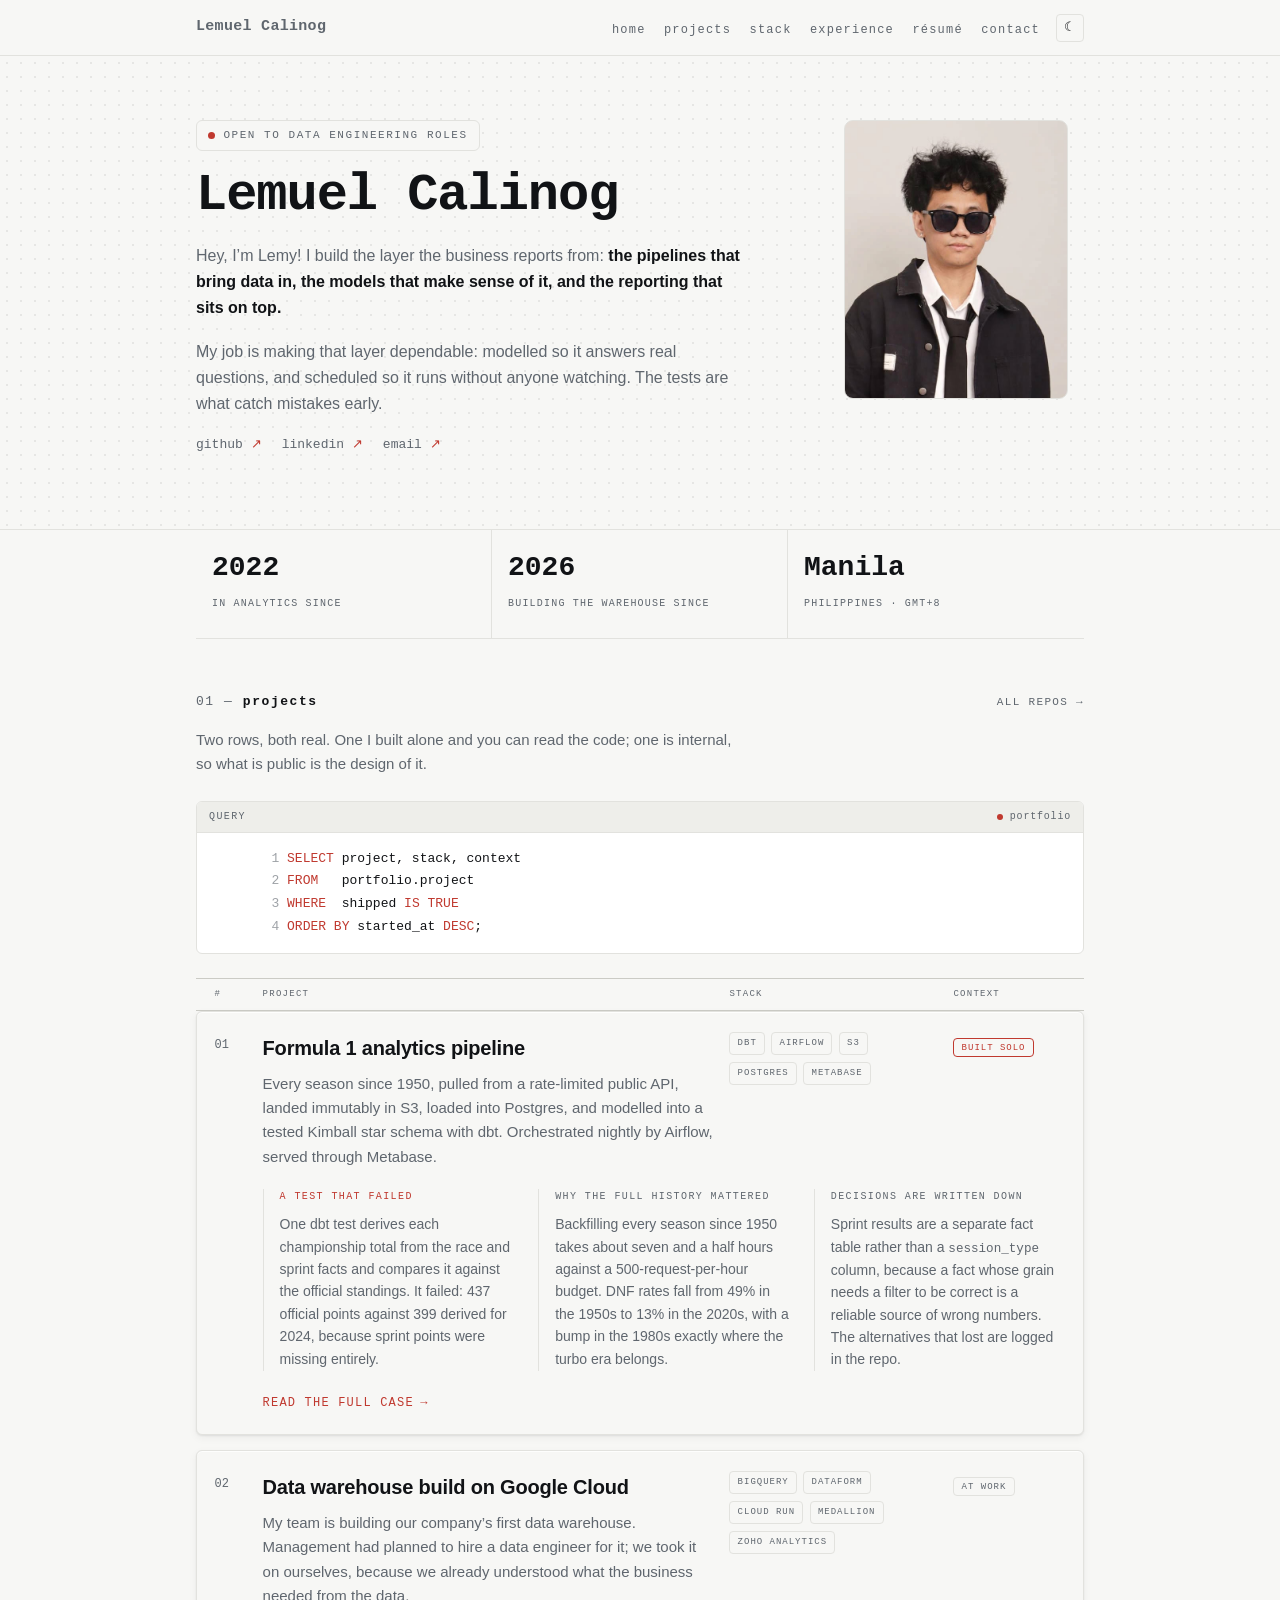
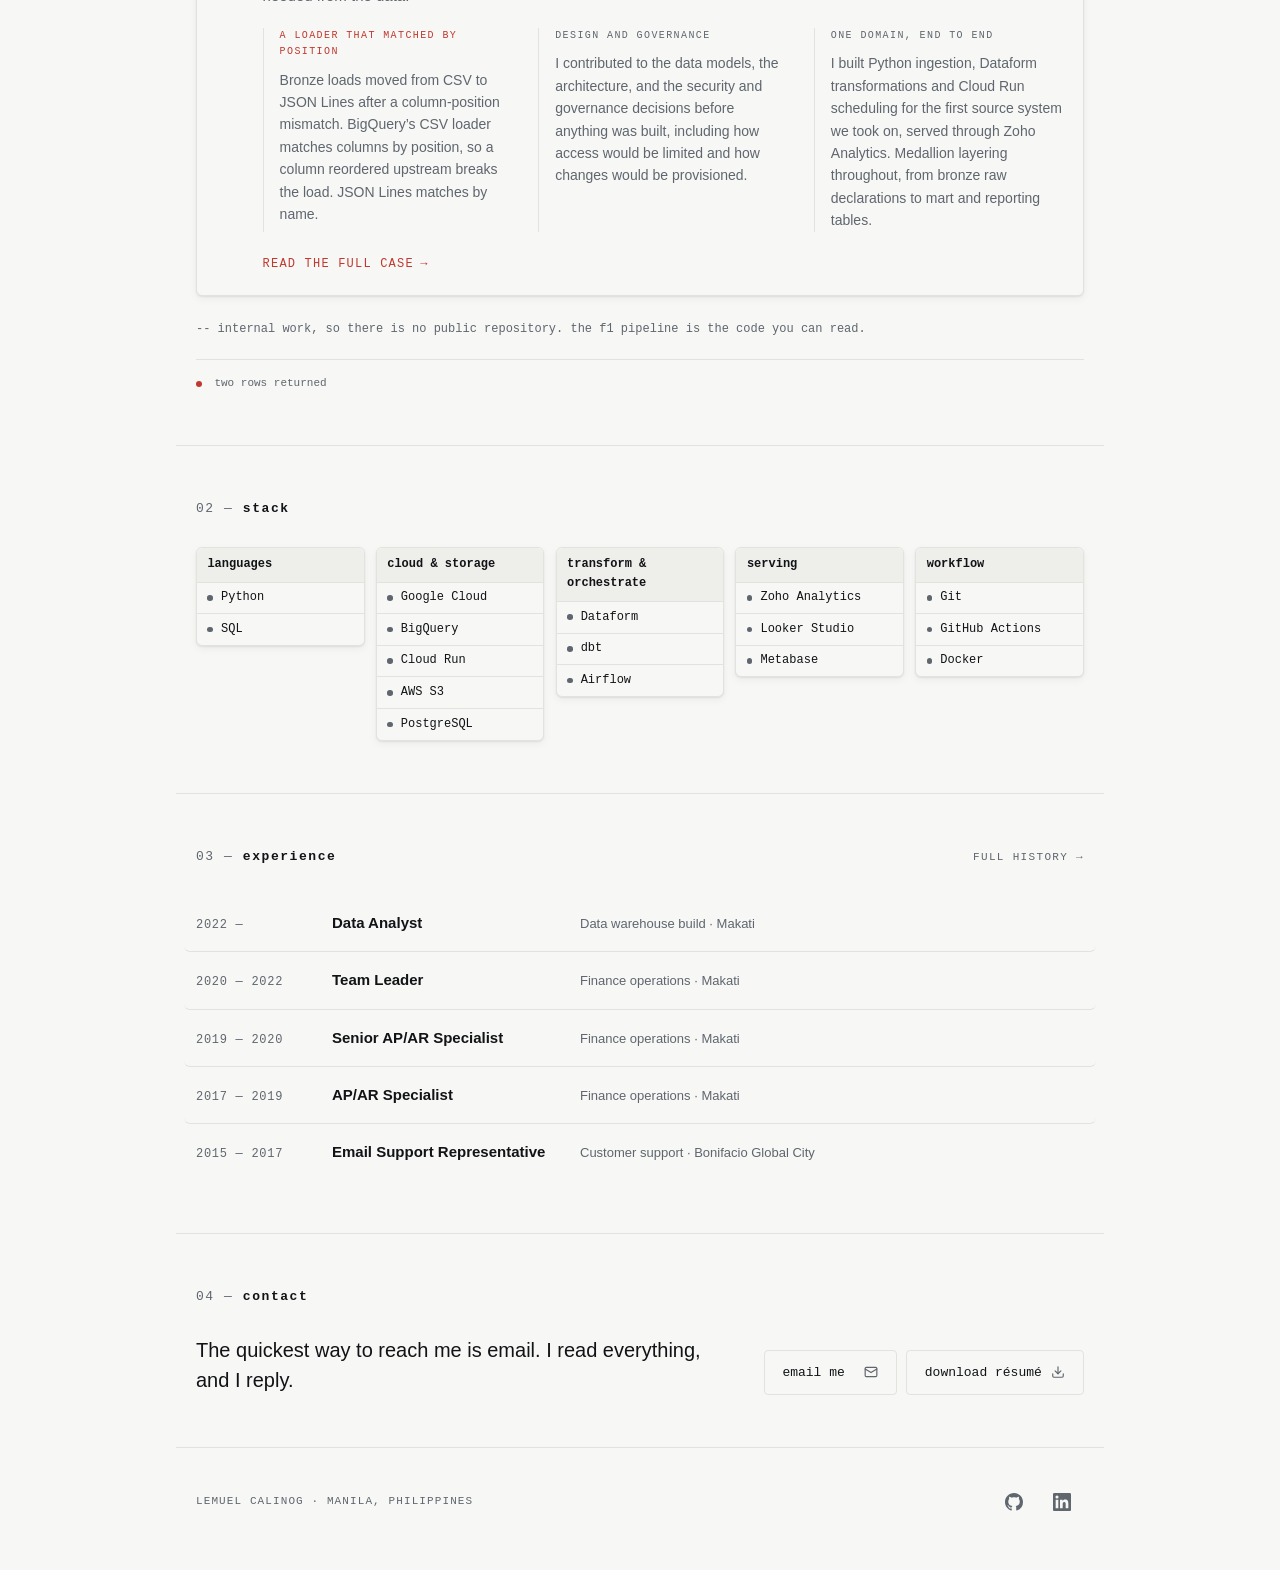
<file: index.html>
<!DOCTYPE html>
<html lang="en">
<head>
<meta charset="utf-8">
<meta name="viewport" content="width=device-width, initial-scale=1">
<title>Lemuel Calinog — Data Engineering</title>
<meta name="description" content="Data professional in Manila. I build the layer the business reports from: the pipelines that bring data in, the models that make sense of it, and the reporting that sits on top.">

<meta property="og:type" content="website">
<meta property="og:title" content="Lemuel Calinog — Data Engineering">
<meta property="og:description" content="I build the layer the business reports from: the pipelines that bring data in, the models that make sense of it, and the reporting that sits on top.">
<meta property="og:url" content="https://www.lemuelcalinog.com/">
<!-- og:image must be an absolute URL: LinkedIn will not resolve a relative one,
     so the domain is hardcoded here and in og:url. www is the canonical host:
     the apex 308-redirects to it, so a card built from the apex would advertise
     a URL that redirects. If the domain ever changes again, both lines go. -->
<meta property="og:image" content="https://www.lemuelcalinog.com/assets/og.png">
<meta property="og:image:width" content="1200">
<meta property="og:image:height" content="630">
<meta property="og:image:alt" content="Lemuel Calinog — building the layer the business reports from.">
<meta name="twitter:card" content="summary_large_image">
<link rel="icon" type="image/png" sizes="32x32" href="assets/favicon-32.png">
<link rel="icon" type="image/png" sizes="16x16" href="assets/favicon-16.png">
<link rel="apple-touch-icon" href="assets/apple-touch-icon.png">

<script>
(function(){try{var t=localStorage.getItem('theme');if(t){document.documentElement.setAttribute('data-theme',t);}}catch(e){}})();
</script>

<link rel="stylesheet" href="assets/style.css">
</head>
<body>

<a class="skip" href="#main">Skip to content</a>

<header>
  <div class="wrap bar">
    <a class="brand" href="#top">Lemuel Calinog</a>
    <nav aria-label="Primary">
      <ul>
        <li><a href="#top">home</a></li>
        <li><a href="projects.html">projects</a></li>
        <li><a href="#stack">stack</a></li>
        <li><a href="#experience">experience</a></li>
        <li><a href="assets/lemuel-calinog-cv.pdf" target="_blank" rel="noopener noreferrer">résumé<span class="sr-only"> (opens in a new tab)</span></a></li>
        <li><a href="#contact">contact</a></li>
      </ul>
    </nav>
    <button id="theme-toggle" type="button" aria-label="Switch colour theme"><span id="theme-icon">☀</span></button>
  </div>
</header>

<main id="main">

  <div class="hero" id="top">
    <div class="wrap">
      <div class="herogrid">
      <div class="portrait" role="img" aria-label="Lemuel Calinog"></div>
      <div>
      <p class="avail">Open to data engineering roles</p>
      <h1>Lemuel Calinog</h1>
      <p class="lede">Hey, I&rsquo;m Lemy! I build the layer the business reports from: <strong>the pipelines that bring data in, the models that make sense of it, and the reporting that sits on top.</strong></p>
      <p class="sub">My job is making that layer dependable: modelled so it answers real questions, and scheduled so it runs without anyone watching. The tests are what catch mistakes early.</p>
      <p class="herolinks mono">
        <a href="https://github.com/lemybetheone" target="_blank" rel="noopener noreferrer" aria-label="GitHub (opens in a new tab)"><span class="lbl">github</span><span class="ico"><svg width="20" height="20" viewBox="0 0 16 16" fill="currentColor" aria-hidden="true"><path d="M8 0C3.58 0 0 3.58 0 8c0 3.54 2.29 6.53 5.47 7.59.4.07.55-.17.55-.38 0-.19-.01-.82-.01-1.49-2.01.37-2.53-.49-2.69-.94-.09-.23-.48-.94-.82-1.13-.28-.15-.68-.52-.01-.53.63-.01 1.08.58 1.23.82.72 1.21 1.87.87 2.33.66.07-.52.28-.87.51-1.07-1.78-.2-3.64-.89-3.64-3.95 0-.87.31-1.59.82-2.15-.08-.2-.36-1.02.08-2.12 0 0 .67-.21 2.2.82.64-.18 1.32-.27 2-.27s1.36.09 2 .27c1.53-1.04 2.2-.82 2.2-.82.44 1.1.16 1.92.08 2.12.51.56.82 1.27.82 2.15 0 3.07-1.87 3.75-3.65 3.95.29.25.54.73.54 1.48 0 1.07-.01 1.93-.01 2.2 0 .21.15.46.55.38A8.01 8.01 0 0 0 16 8c0-4.42-3.58-8-8-8Z"/></svg></span></a>
        <a href="https://www.linkedin.com/in/lemuelcalinog/" target="_blank" rel="noopener noreferrer" aria-label="LinkedIn (opens in a new tab)"><span class="lbl">linkedin</span><span class="ico"><svg width="20" height="20" viewBox="0 0 24 24" fill="currentColor" aria-hidden="true"><path d="M20.447 20.452h-3.554v-5.569c0-1.328-.027-3.037-1.852-3.037-1.853 0-2.136 1.445-2.136 2.939v5.667H9.351V9h3.414v1.561h.046c.477-.9 1.637-1.85 3.37-1.85 3.601 0 4.267 2.37 4.267 5.455v6.286ZM5.337 7.433a2.062 2.062 0 0 1-2.063-2.065 2.064 2.064 0 1 1 2.063 2.065Zm1.782 13.019H3.555V9h3.564v11.452ZM22.225 0H1.771C.792 0 0 .774 0 1.729v20.542C0 23.227.792 24 1.771 24h20.451C23.2 24 24 23.227 24 22.271V1.729C24 .774 23.2 0 22.222 0h.003Z"/></svg></span></a>
        <a href="mailto:lemuelcalinog@gmail.com" aria-label="Email"><span class="lbl">email</span><span class="ico"><svg width="20" height="20" viewBox="0 0 24 24" fill="none" stroke="currentColor" stroke-width="1.8" stroke-linecap="round" stroke-linejoin="round" aria-hidden="true"><rect x="2" y="4" width="20" height="16" rx="2"/><path d="m2 7 10 6 10-6"/></svg></span></a>
      </p>
      </div>
      </div>
    </div>
  </div>

  <div class="wrap">
    <div class="stats">
      <div class="stat"><b>2022</b><span>in analytics since</span></div>
      <div class="stat"><b>2026</b><span>building the warehouse since</span></div>
      <div class="stat"><b>Manila</b><span>philippines · gmt+8</span></div>
    </div>
  </div>

  <section id="projects" class="wrap">
    <div class="shead">
      <h2>01 — <b>projects</b></h2>
      <a href="https://github.com/lemybetheone" target="_blank" rel="noopener noreferrer">all repos &rarr;<span class="sr-only"> (opens in a new tab)</span></a>
    </div>
    <p class="sintro">Two rows, both real. One I built alone and you can read the code; one is internal, so what is public is the design of it.</p>

    <div class="qpane">
      <div class="qbar"><span>query</span><span class="qconn">portfolio</span></div>
      <pre class="qsql"><code>        <span class="ln">1</span> <span class="kw">SELECT</span> project, stack, context
        <span class="ln">2</span> <span class="kw">FROM</span>   portfolio.project
        <span class="ln">3</span> <span class="kw">WHERE</span>  shipped <span class="kw">IS TRUE</span>
        <span class="ln">4</span> <span class="kw">ORDER BY</span> started_at <span class="kw">DESC</span>;</code></pre>
    </div>

    <div class="rowhead" aria-hidden="true">
      <span>#</span><span>project</span><span>stack</span><span>context</span>
    </div>

    <article class="prow">
      <div class="ptop">
        <span class="pn">01</span>
        <div class="phead">
          <h3><a href="projects.html#f1">Formula 1 analytics pipeline</a></h3>
          <p class="plede">Every season since 1950, pulled from a rate-limited public API, landed immutably in S3, loaded into Postgres, and modelled into a tested Kimball star schema with dbt. Orchestrated nightly by Airflow, served through Metabase.</p>
        </div>
        <p class="tags pstack"><span class="tag">dbt</span><span class="tag">Airflow</span><span class="tag">S3</span><span class="tag">Postgres</span><span class="tag">Metabase</span></p>
        <p class="pctx"><span class="tag tag-hot">Built solo</span></p>
      </div>
      <div class="pcols">
        <div class="pcol">
          <p class="pcol-label pcol-label--hot">A test that failed</p>
          <p>One dbt test derives each championship total from the race and sprint facts and compares it against the official standings. It failed: 437 official points against 399 derived for 2024, because sprint points were missing entirely.</p>
        </div>
        <div class="pcol">
          <p class="pcol-label">Why the full history mattered</p>
          <p>Backfilling every season since 1950 takes about seven and a half hours against a 500-request-per-hour budget. DNF rates fall from 49% in the 1950s to 13% in the 2020s, with a bump in the 1980s exactly where the turbo era belongs.</p>
        </div>
        <div class="pcol">
          <p class="pcol-label">Decisions are written down</p>
          <p>Sprint results are a separate fact table rather than a <code>session_type</code> column, because a fact whose grain needs a filter to be correct is a reliable source of wrong numbers. The alternatives that lost are logged in the repo.</p>
        </div>
      </div>
      <p class="pmore"><a class="go" href="projects.html#f1">Read the full case</a></p>
    </article>

    <article class="prow">
      <div class="ptop">
        <span class="pn">02</span>
        <div class="phead">
          <h3><a href="projects.html#warehouse">Data warehouse build on Google Cloud</a></h3>
          <p class="plede">My team is building our company&rsquo;s first data warehouse. Management had planned to hire a data engineer for it; we took it on ourselves, because we already understood what the business needed from the data.</p>
        </div>
        <p class="tags pstack"><span class="tag">BigQuery</span><span class="tag">Dataform</span><span class="tag">Cloud Run</span><span class="tag">Medallion</span><span class="tag">Zoho Analytics</span></p>
        <p class="pctx"><span class="tag">At work</span></p>
      </div>
      <div class="pcols">
        <div class="pcol">
          <p class="pcol-label pcol-label--hot">A loader that matched by position</p>
          <p>Bronze loads moved from CSV to JSON Lines after a column-position mismatch. BigQuery&rsquo;s CSV loader matches columns by position, so a column reordered upstream breaks the load. JSON Lines matches by name.</p>
        </div>
        <div class="pcol">
          <p class="pcol-label">Design and governance</p>
          <p>I contributed to the data models, the architecture, and the security and governance decisions before anything was built, including how access would be limited and how changes would be provisioned.</p>
        </div>
        <div class="pcol">
          <p class="pcol-label">One domain, end to end</p>
          <p>I built Python ingestion, Dataform transformations and Cloud Run scheduling for the first source system we took on, served through Zoho Analytics. Medallion layering throughout, from bronze raw declarations to mart and reporting tables.</p>
        </div>
      </div>
      <p class="pmore"><a class="go" href="projects.html#warehouse">Read the full case</a></p>
    </article>

    <p class="pnote">-- internal work, so there is no public repository. the f1 pipeline is the code you can read.</p>
    <p class="statusline">two rows returned</p>
  </section>

  <section id="stack" class="wrap">
    <div class="shead"><h2>02 — <b>stack</b></h2></div>
        <div class="stackgrid">
      <div class="ent">
        <div class="entname">languages</div>
        <ul>
          <li><span class="dot"></span>Python</li>
          <li><span class="dot"></span>SQL</li>
        </ul>
      </div>
      <div class="ent">
        <div class="entname">cloud &amp; storage</div>
        <ul>
          <li><span class="dot"></span>Google Cloud</li>
          <li><span class="dot"></span>BigQuery</li>
          <li><span class="dot"></span>Cloud Run</li>
          <li><span class="dot"></span>AWS S3</li>
          <li><span class="dot"></span>PostgreSQL</li>
        </ul>
      </div>
      <div class="ent">
        <div class="entname">transform &amp; orchestrate</div>
        <ul>
          <li><span class="dot"></span>Dataform</li>
          <li><span class="dot"></span>dbt</li>
          <li><span class="dot"></span>Airflow</li>
        </ul>
      </div>
      <div class="ent">
        <div class="entname">serving</div>
        <ul>
          <li><span class="dot"></span>Zoho Analytics</li>
          <li><span class="dot"></span>Looker Studio</li>
          <li><span class="dot"></span>Metabase</li>
        </ul>
      </div>
      <div class="ent">
        <div class="entname">workflow</div>
        <ul>
          <li><span class="dot"></span>Git</li>
          <li><span class="dot"></span>GitHub Actions</li>
          <li><span class="dot"></span>Docker</li>
        </ul>
      </div>
    </div>
  </section>

  <section id="experience" class="wrap">
    <div class="shead">
      <h2>03 — <b>experience</b></h2>
      <a href="assets/lemuel-calinog-cv.pdf" target="_blank" rel="noopener noreferrer">full history &rarr;<span class="sr-only"> (opens in a new tab)</span></a>
    </div>
    <div class="xp"><div class="yr">2022 —</div><div class="role">Data Analyst</div><div class="org">Data warehouse build · Makati</div></div>
    <div class="xp"><div class="yr">2020 — 2022</div><div class="role">Team Leader</div><div class="org">Finance operations · Makati</div></div>
    <div class="xp"><div class="yr">2019 — 2020</div><div class="role">Senior AP/AR Specialist</div><div class="org">Finance operations · Makati</div></div>
    <div class="xp"><div class="yr">2017 — 2019</div><div class="role">AP/AR Specialist</div><div class="org">Finance operations · Makati</div></div>
    <div class="xp"><div class="yr">2015 — 2017</div><div class="role">Email Support Representative</div><div class="org">Customer support · Bonifacio Global City</div></div>
  </section>

  <section id="contact" class="wrap">
    <div class="shead"><h2>04 — <b>contact</b></h2></div>
    <div class="contactrow">
      <p class="cstatement">The quickest way to reach me is email. I read everything, and I reply.</p>
      <div class="cactions">
        <!-- Opens the mail client AND copies the address. If no mail handler is
             registered the mailto does nothing visible, which is the failure this
             works around: the address is already on the clipboard and the status
             region says so. -->
        <a class="btn" id="email-action" href="mailto:lemuelcalinog@gmail.com" data-email="lemuelcalinog@gmail.com">
          <span class="btn-label">email me</span>
          <span class="btn-icon"><svg width="14" height="14" viewBox="0 0 24 24" fill="none" stroke="currentColor" stroke-width="2" stroke-linecap="round" stroke-linejoin="round" aria-hidden="true"><rect x="2" y="4" width="20" height="16" rx="2"/><path d="m2 7 10 6 10-6"/></svg></span>
        </a>
        <a class="btn" href="assets/lemuel-calinog-cv.pdf" target="_blank" rel="noopener noreferrer">
          <span class="btn-label">download r&eacute;sum&eacute;</span>
          <span class="btn-icon"><svg width="14" height="14" viewBox="0 0 24 24" fill="none" stroke="currentColor" stroke-width="2" stroke-linecap="round" stroke-linejoin="round" aria-hidden="true"><path d="M21 15v4a2 2 0 0 1-2 2H5a2 2 0 0 1-2-2v-4"/><polyline points="7 10 12 15 17 10"/><line x1="12" y1="15" x2="12" y2="3"/></svg></span>
          <span class="sr-only"> (opens in a new tab)</span>
        </a>
      </div>
    </div>
    <p id="copy-status" class="sr-only" role="status" aria-live="polite"></p>
  </section>

</main>

<footer class="wrap">
  <span>Lemuel Calinog · Manila, Philippines</span>
  <div class="social">
    <a href="https://github.com/lemybetheone" target="_blank" rel="noopener noreferrer">
      <svg width="18" height="18" viewBox="0 0 16 16" fill="currentColor" aria-hidden="true"><path d="M8 0C3.58 0 0 3.58 0 8c0 3.54 2.29 6.53 5.47 7.59.4.07.55-.17.55-.38 0-.19-.01-.82-.01-1.49-2.01.37-2.53-.49-2.69-.94-.09-.23-.48-.94-.82-1.13-.28-.15-.68-.52-.01-.53.63-.01 1.08.58 1.23.82.72 1.21 1.87.87 2.33.66.07-.52.28-.87.51-1.07-1.78-.2-3.64-.89-3.64-3.95 0-.87.31-1.59.82-2.15-.08-.2-.36-1.02.08-2.12 0 0 .67-.21 2.2.82.64-.18 1.32-.27 2-.27s1.36.09 2 .27c1.53-1.04 2.2-.82 2.2-.82.44 1.1.16 1.92.08 2.12.51.56.82 1.27.82 2.15 0 3.07-1.87 3.75-3.65 3.95.29.25.54.73.54 1.48 0 1.07-.01 1.93-.01 2.2 0 .21.15.46.55.38A8.01 8.01 0 0 0 16 8c0-4.42-3.58-8-8-8Z"/></svg>
      <span class="sr-only">GitHub (opens in a new tab)</span>
    </a>
    <a href="https://www.linkedin.com/in/lemuelcalinog/" target="_blank" rel="noopener noreferrer">
      <svg width="18" height="18" viewBox="0 0 24 24" fill="currentColor" aria-hidden="true"><path d="M20.447 20.452h-3.554v-5.569c0-1.328-.027-3.037-1.852-3.037-1.853 0-2.136 1.445-2.136 2.939v5.667H9.351V9h3.414v1.561h.046c.477-.9 1.637-1.85 3.37-1.85 3.601 0 4.267 2.37 4.267 5.455v6.286ZM5.337 7.433a2.062 2.062 0 0 1-2.063-2.065 2.064 2.064 0 1 1 2.063 2.065Zm1.782 13.019H3.555V9h3.564v11.452ZM22.225 0H1.771C.792 0 0 .774 0 1.729v20.542C0 23.227.792 24 1.771 24h20.451C23.2 24 24 23.227 24 22.271V1.729C24 .774 23.2 0 22.222 0h.003Z"/></svg>
      <span class="sr-only">LinkedIn (opens in a new tab)</span>
    </a>
  </div>
</footer>

<script src="assets/site.js" defer></script>
</body>
</html>
</file>
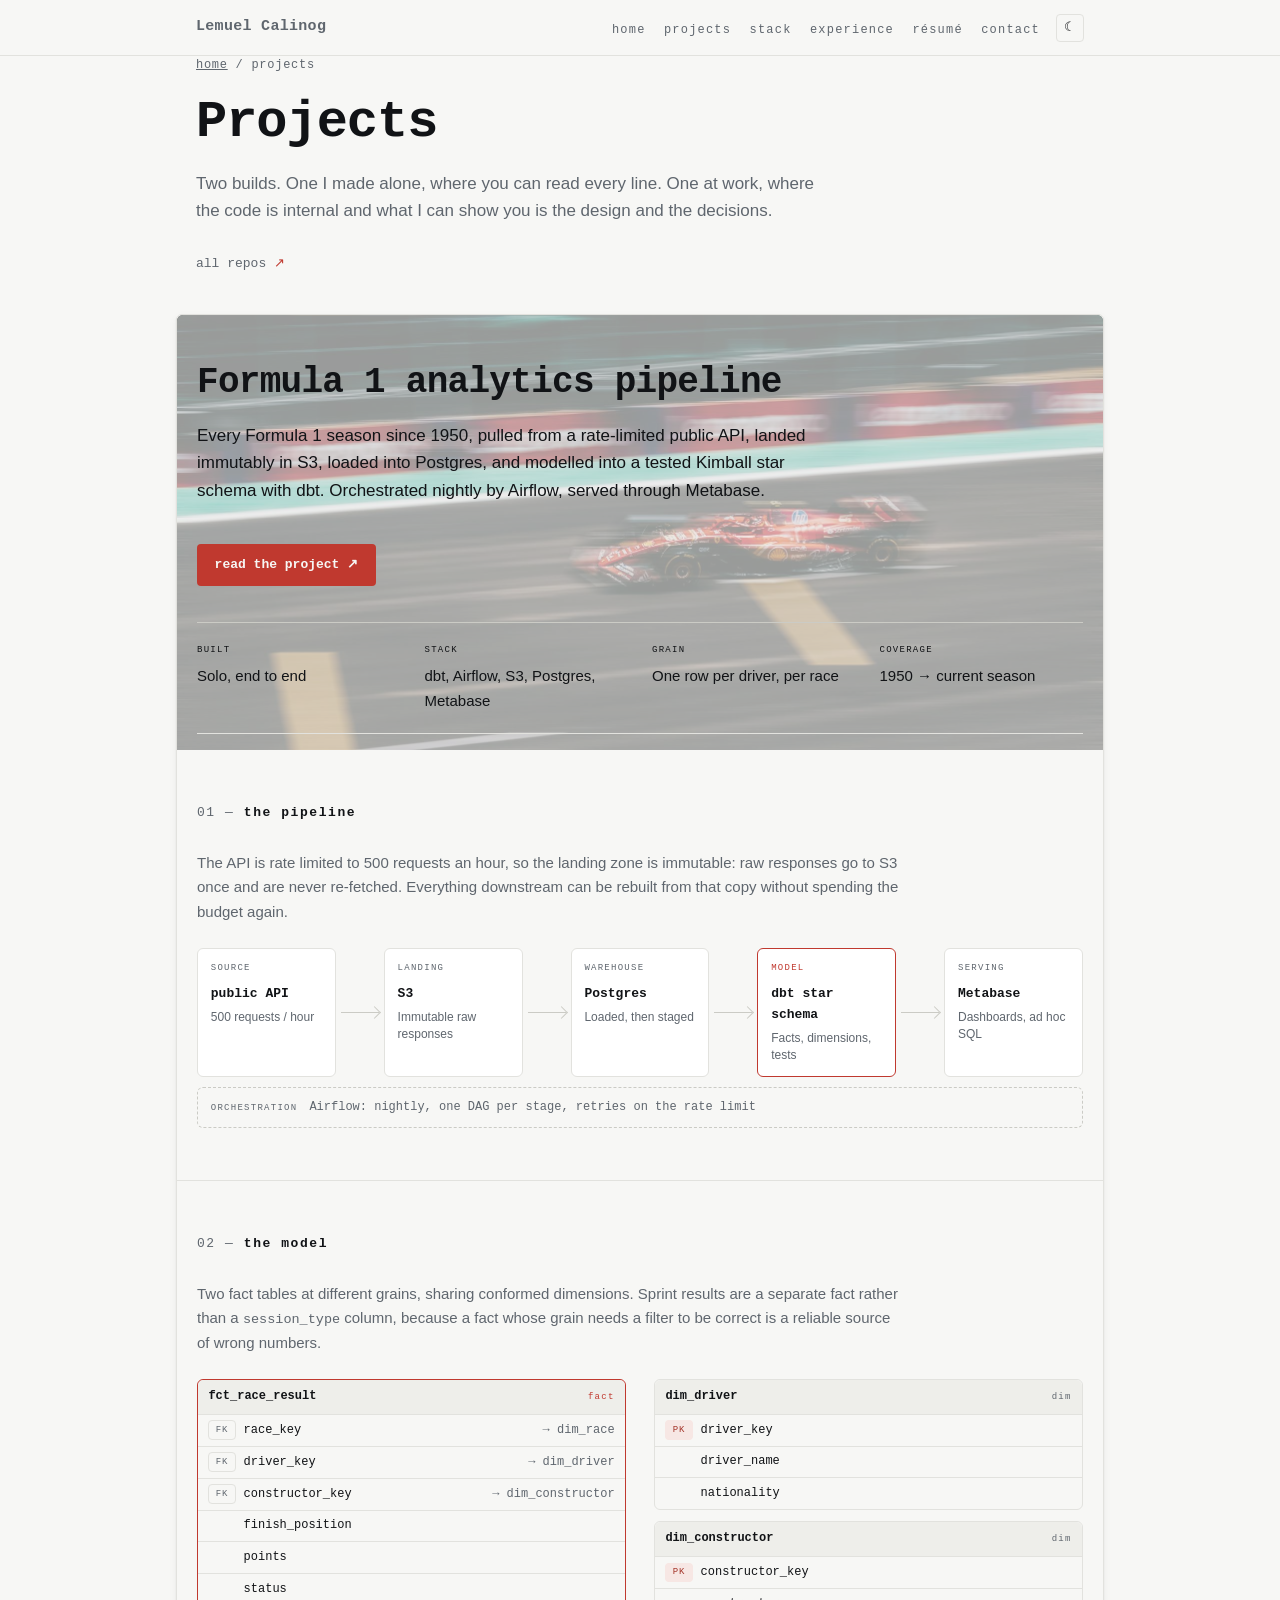
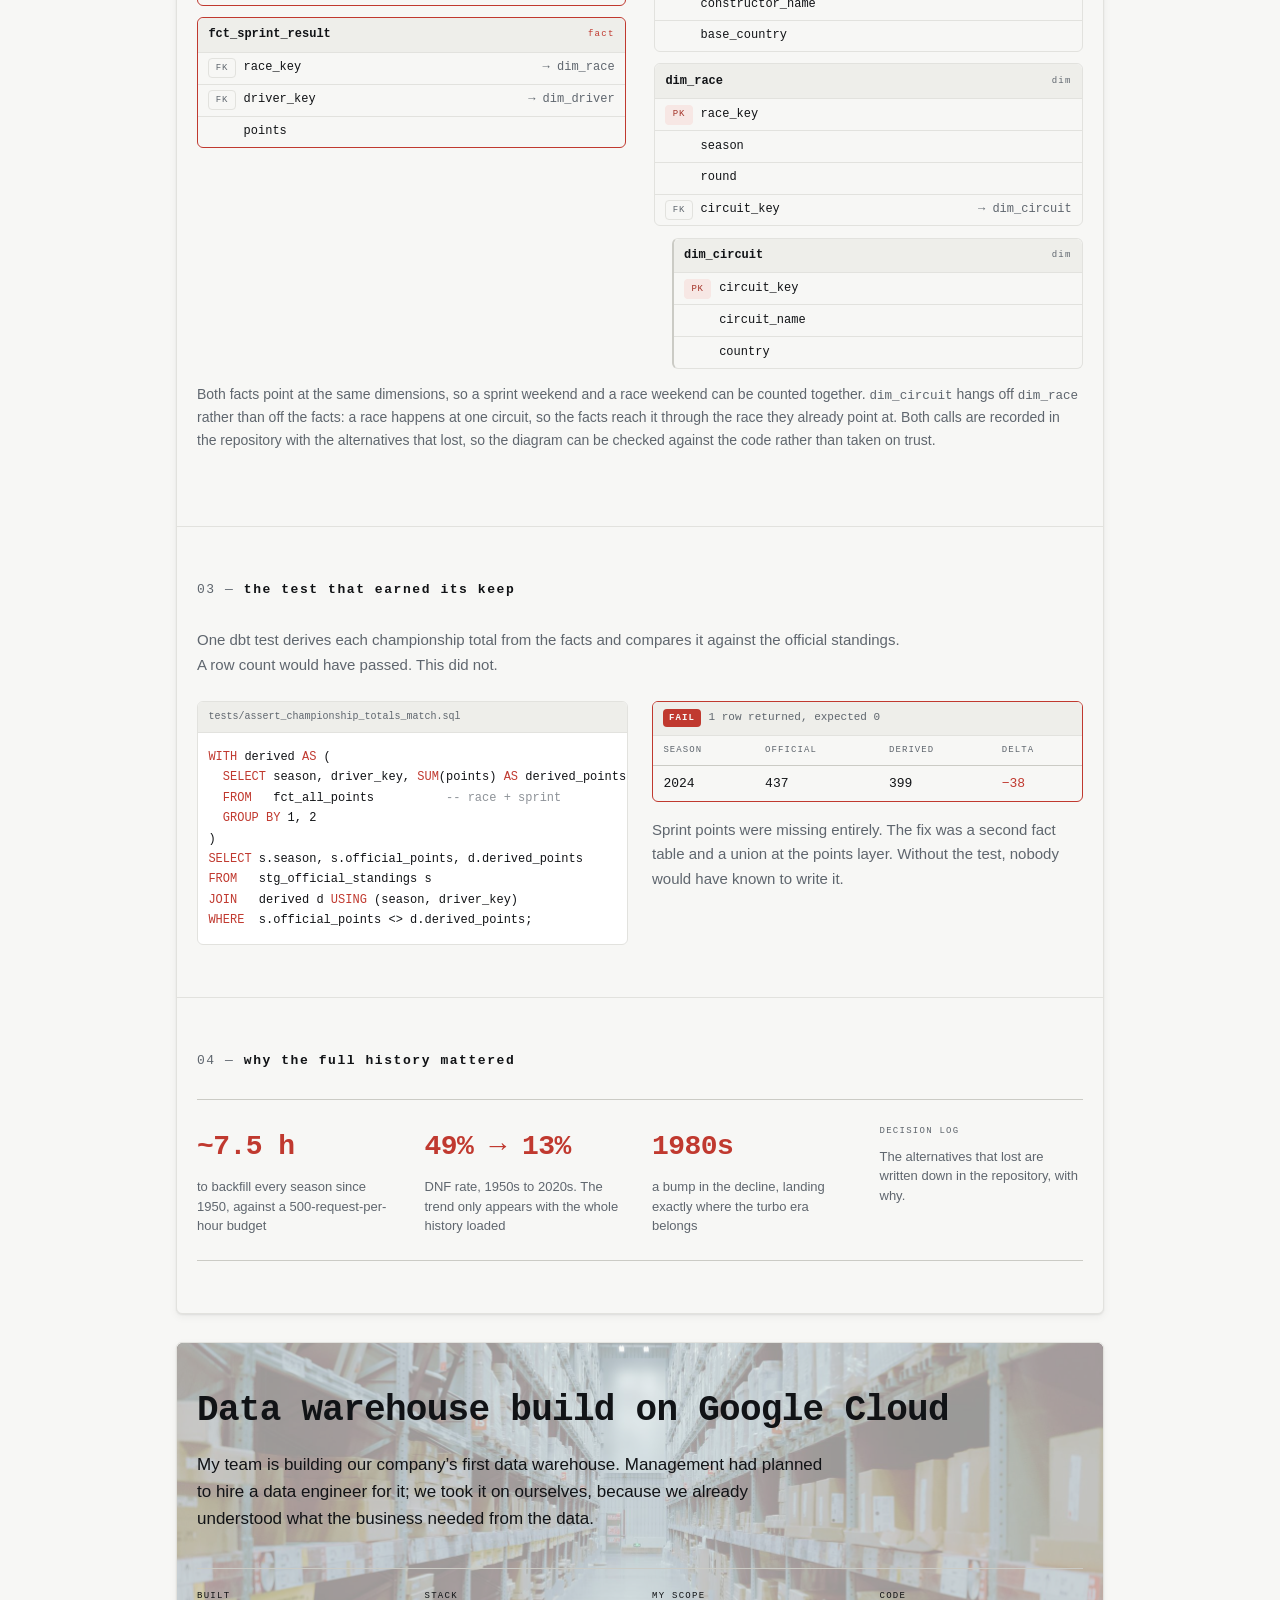
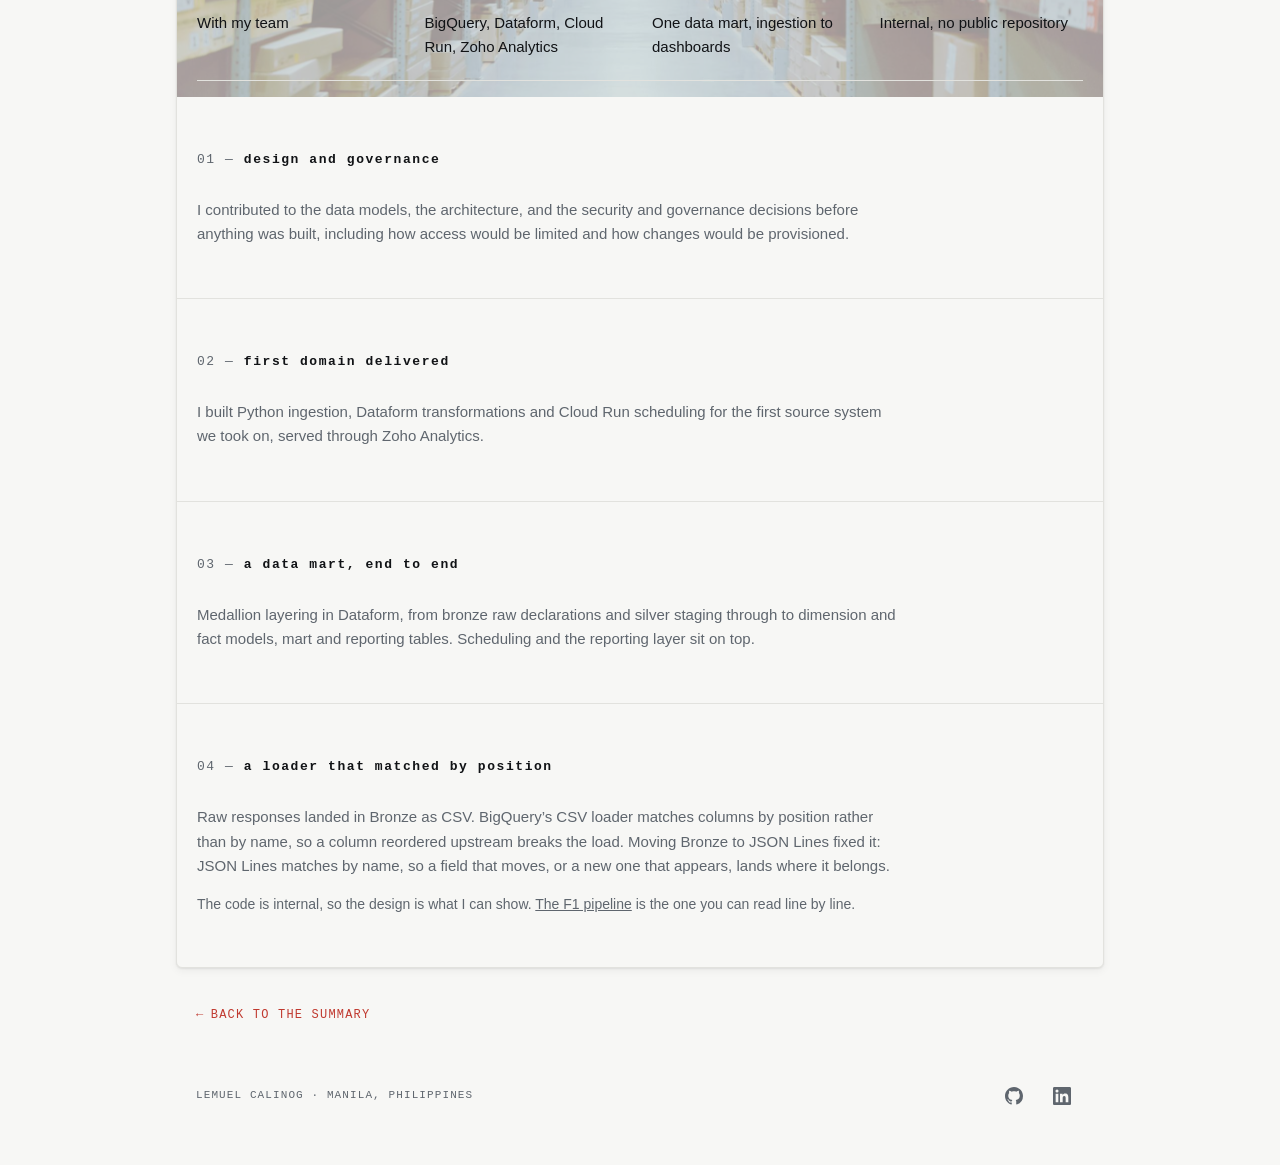
<file: projects.html>
<!DOCTYPE html>
<html lang="en">
<head>
<meta charset="utf-8">
<meta name="viewport" content="width=device-width, initial-scale=1">
<title>Projects — Lemuel Calinog</title>
<meta name="description" content="Two data engineering builds in full: a Formula 1 analytics pipeline modelled into a tested star schema, and a data warehouse on Google Cloud.">

<meta property="og:type" content="website">
<meta property="og:title" content="Projects — Lemuel Calinog">
<meta property="og:description" content="Two data engineering builds in full: a Formula 1 analytics pipeline modelled into a tested star schema, and a data warehouse on Google Cloud.">
<meta property="og:url" content="https://www.lemuelcalinog.com/projects.html">
<!-- og:image must be an absolute URL: LinkedIn will not resolve a relative one,
     so the domain is hardcoded here and in og:url. www is the canonical host:
     the apex 308-redirects to it, so a card built from the apex would advertise
     a URL that redirects. If the domain ever changes again, both lines go. -->
<meta property="og:image" content="https://www.lemuelcalinog.com/assets/og.png">
<meta property="og:image:width" content="1200">
<meta property="og:image:height" content="630">
<meta property="og:image:alt" content="Lemuel Calinog — building the layer the business reports from.">
<meta name="twitter:card" content="summary_large_image">
<link rel="icon" type="image/png" sizes="32x32" href="assets/favicon-32.png">
<link rel="icon" type="image/png" sizes="16x16" href="assets/favicon-16.png">
<link rel="apple-touch-icon" href="assets/apple-touch-icon.png">

<script>
(function(){try{var t=localStorage.getItem('theme');if(t){document.documentElement.setAttribute('data-theme',t);}}catch(e){}})();
</script>

<link rel="stylesheet" href="assets/style.css">
</head>
<body>

<a class="skip" href="#main">Skip to content</a>

<header>
  <div class="wrap bar">
    <a class="brand" href="index.html">Lemuel Calinog</a>
    <nav aria-label="Primary">
      <ul>
        <li><a href="index.html">home</a></li>
        <li><a href="projects.html" aria-current="page">projects</a></li>
        <li><a href="index.html#stack">stack</a></li>
        <li><a href="index.html#experience">experience</a></li>
        <li><a href="assets/lemuel-calinog-cv.pdf" target="_blank" rel="noopener noreferrer">résumé<span class="sr-only"> (opens in a new tab)</span></a></li>
        <li><a href="index.html#contact">contact</a></li>
      </ul>
    </nav>
    <button id="theme-toggle" type="button" aria-label="Switch colour theme"><span id="theme-icon">☀</span></button>
  </div>
</header>

<main id="main">

  <div class="wrap pagehead">
    <p class="crumb"><a href="index.html">home</a> / projects</p>
    <h1>Projects</h1>
    <p class="deck">Two builds. One I made alone, where you can read every line. One at work, where the code is internal and what I can show you is the design and the decisions.</p>
    <p class="herolinks mono">
      <a href="https://github.com/lemybetheone" target="_blank" rel="noopener noreferrer">all repos<span class="sr-only"> (opens in a new tab)</span></a>
    </p>
  </div>

  <article id="f1" class="caseblock">
    <div class="wrap casehead photo">
      <h2>Formula 1 analytics pipeline</h2>
      <p class="deck">Every Formula 1 season since 1950, pulled from a rate-limited public API, landed immutably in S3, loaded into Postgres, and modelled into a tested Kimball star schema with dbt. Orchestrated nightly by Airflow, served through Metabase.</p>
      <p><a class="cta" href="https://github.com/lemybetheone/f1-analytics-pipeline" target="_blank" rel="noopener noreferrer">read the project &#8599;<span class="sr-only"> (opens in a new tab)</span></a></p>
      <dl class="meta">
        <div><dt>built</dt><dd>Solo, end to end</dd></div>
        <div><dt>stack</dt><dd>dbt, Airflow, S3, Postgres, Metabase</dd></div>
        <div><dt>grain</dt><dd>One row per driver, per race</dd></div>
        <div><dt>coverage</dt><dd>1950 &rarr; current season</dd></div>
      </dl>
    </div>

  <section class="wrap">
    <div class="shead"><h3>01 — <b>the pipeline</b></h3></div>
    <p class="caseintro">The API is rate limited to 500 requests an hour, so the landing zone is immutable: raw responses go to S3 once and are never re-fetched. Everything downstream can be rebuilt from that copy without spending the budget again.</p>
    <div class="flow">
      <div class="node">
        <p class="nlabel">source</p>
        <p class="nname">public API</p>
        <p class="nsub">500 requests / hour</p>
      </div>
      <span class="arrow" aria-hidden="true"></span>
      <div class="node">
        <p class="nlabel">landing</p>
        <p class="nname">S3</p>
        <p class="nsub">Immutable raw responses</p>
      </div>
      <span class="arrow" aria-hidden="true"></span>
      <div class="node">
        <p class="nlabel">warehouse</p>
        <p class="nname">Postgres</p>
        <p class="nsub">Loaded, then staged</p>
      </div>
      <span class="arrow" aria-hidden="true"></span>
      <div class="node node--model">
        <p class="nlabel">model</p>
        <p class="nname">dbt star schema</p>
        <p class="nsub">Facts, dimensions, tests</p>
      </div>
      <span class="arrow" aria-hidden="true"></span>
      <div class="node">
        <p class="nlabel">serving</p>
        <p class="nname">Metabase</p>
        <p class="nsub">Dashboards, ad hoc SQL</p>
      </div>
    </div>
    <p class="orch"><b>orchestration</b> Airflow: nightly, one DAG per stage, retries on the rate limit</p>
  </section>

  <section class="wrap">
    <div class="shead"><h3>02 — <b>the model</b></h3></div>
    <p class="caseintro">Two fact tables at different grains, sharing conformed dimensions. Sprint results are a separate fact rather than a <code>session_type</code> column, because a fact whose grain needs a filter to be correct is a reliable source of wrong numbers.</p>
      <figure class="fig">
        <div class="erd">
          <div class="erdcol">
        <div class="ent ent--fact">
          <div class="entname">fct_race_result <span class="kind">fact</span></div>
          <ul>
            <li><span class="key">FK</span>race_key <span class="ref">&rarr; dim_race</span></li>
            <li><span class="key">FK</span>driver_key <span class="ref">&rarr; dim_driver</span></li>
            <li><span class="key">FK</span>constructor_key <span class="ref">&rarr; dim_constructor</span></li>
            <li><span class="key key--none"></span>finish_position</li>
            <li><span class="key key--none"></span>points</li>
            <li><span class="key key--none"></span>status</li>
          </ul>
        </div>
        <div class="ent ent--fact">
          <div class="entname">fct_sprint_result <span class="kind">fact</span></div>
          <ul>
            <li><span class="key">FK</span>race_key <span class="ref">&rarr; dim_race</span></li>
            <li><span class="key">FK</span>driver_key <span class="ref">&rarr; dim_driver</span></li>
            <li><span class="key key--none"></span>points</li>
          </ul>
        </div>
          </div>
          <div class="erdcol">
        <div class="ent">
          <div class="entname">dim_driver <span class="kind">dim</span></div>
          <ul>
            <li><span class="key key--pk">PK</span>driver_key</li>
            <li><span class="key key--none"></span>driver_name</li>
            <li><span class="key key--none"></span>nationality</li>
          </ul>
        </div>
        <div class="ent">
          <div class="entname">dim_constructor <span class="kind">dim</span></div>
          <ul>
            <li><span class="key key--pk">PK</span>constructor_key</li>
            <li><span class="key key--none"></span>constructor_name</li>
            <li><span class="key key--none"></span>base_country</li>
          </ul>
        </div>
        <div class="ent">
          <div class="entname">dim_race <span class="kind">dim</span></div>
          <ul>
            <li><span class="key key--pk">PK</span>race_key</li>
            <li><span class="key key--none"></span>season</li>
            <li><span class="key key--none"></span>round</li>
            <li><span class="key">FK</span>circuit_key <span class="ref">&rarr; dim_circuit</span></li>
          </ul>
        </div>
        <div class="ent ent--sub">
          <div class="entname">dim_circuit <span class="kind">dim</span></div>
          <ul>
            <li><span class="key key--pk">PK</span>circuit_key</li>
            <li><span class="key key--none"></span>circuit_name</li>
            <li><span class="key key--none"></span>country</li>
          </ul>
        </div>
          </div>
        </div>
        <p class="fignote">Both facts point at the same dimensions, so a sprint weekend and a race weekend can be counted together. <code>dim_circuit</code> hangs off <code>dim_race</code> rather than off the facts: a race happens at one circuit, so the facts reach it through the race they already point at. Both calls are recorded in the repository with the alternatives that lost, so the diagram can be checked against the code rather than taken on trust.</p>
      </figure>
  </section>

  <section class="wrap">
    <div class="shead"><h3>03 — <b>the test that earned its keep</b></h3></div>
    <p class="caseintro">One dbt test derives each championship total from the facts and compares it against the official standings. A row count would have passed. This did not.</p>
    <div class="testgrid">
      <div class="code">
        <div class="codebar">tests/assert_championship_totals_match.sql</div>
        <pre><code><span class="kw">WITH</span> derived <span class="kw">AS</span> (
  <span class="kw">SELECT</span> season, driver_key, <span class="kw">SUM</span>(points) <span class="kw">AS</span> derived_points
  <span class="kw">FROM</span>   fct_all_points          <span class="cm">-- race + sprint</span>
  <span class="kw">GROUP BY</span> 1, 2
)
<span class="kw">SELECT</span> s.season, s.official_points, d.derived_points
<span class="kw">FROM</span>   stg_official_standings s
<span class="kw">JOIN</span>   derived d <span class="kw">USING</span> (season, driver_key)
<span class="kw">WHERE</span>  s.official_points &lt;&gt; d.derived_points;</code></pre>
      </div>
      <div>
        <div class="test">
          <div class="testbar"><span class="fail">FAIL</span> 1 row returned, expected 0</div>
          <table class="res">
            <thead>
              <tr><th scope="col">season</th><th scope="col">official</th><th scope="col">derived</th><th scope="col">delta</th></tr>
            </thead>
            <tbody>
              <tr><td>2024</td><td>437</td><td>399</td><td class="delta">&minus;38</td></tr>
            </tbody>
          </table>
        </div>
        <p class="testnote">Sprint points were missing entirely. The fix was a second fact table and a union at the points layer. Without the test, nobody would have known to write it.</p>
      </div>
    </div>
  </section>

  <section class="wrap">
    <div class="shead"><h3>04 — <b>why the full history mattered</b></h3></div>
    <div class="metrics">
      <div class="metric"><b>~7.5 h</b><span class="mtext">to backfill every season since 1950, against a 500-request-per-hour budget</span></div>
      <div class="metric"><b>49% &rarr; 13%</b><span class="mtext">DNF rate, 1950s to 2020s. The trend only appears with the whole history loaded</span></div>
      <div class="metric"><b>1980s</b><span class="mtext">a bump in the decline, landing exactly where the turbo era belongs</span></div>
      <div class="metric"><span class="mlabel">decision log</span><span class="mtext">The alternatives that lost are written down in the repository, with why.</span></div>
    </div>
  </section>
  </article>

  <article id="warehouse" class="caseblock">
    <div class="wrap casehead photo">
      <h2>Data warehouse build on Google Cloud</h2>
      <p class="deck">My team is building our company&rsquo;s first data warehouse. Management had planned to hire a data engineer for it; we took it on ourselves, because we already understood what the business needed from the data.</p>
      <dl class="meta">
        <div><dt>built</dt><dd>With my team</dd></div>
        <div><dt>stack</dt><dd>BigQuery, Dataform, Cloud Run, Zoho Analytics</dd></div>
        <div><dt>my scope</dt><dd>One data mart, ingestion to dashboards</dd></div>
        <div><dt>code</dt><dd>Internal, no public repository</dd></div>
      </dl>
    </div>

  <section class="wrap">
    <div class="shead"><h3>01 — <b>design and governance</b></h3></div>
    <p class="caseintro">I contributed to the data models, the architecture, and the security and governance decisions before anything was built, including how access would be limited and how changes would be provisioned.</p>
  </section>

  <section class="wrap">
    <div class="shead"><h3>02 — <b>first domain delivered</b></h3></div>
    <p class="caseintro">I built Python ingestion, Dataform transformations and Cloud Run scheduling for the first source system we took on, served through Zoho Analytics.</p>
  </section>

  <section class="wrap">
    <div class="shead"><h3>03 — <b>a data mart, end to end</b></h3></div>
    <p class="caseintro">Medallion layering in Dataform, from bronze raw declarations and silver staging through to dimension and fact models, mart and reporting tables. Scheduling and the reporting layer sit on top.</p>
  </section>

  <section class="wrap">
    <div class="shead"><h3>04 — <b>a loader that matched by position</b></h3></div>
    <p class="caseintro">Raw responses landed in Bronze as CSV. BigQuery&rsquo;s CSV loader matches columns by position rather than by name, so a column reordered upstream breaks the load. Moving Bronze to JSON Lines fixed it: JSON Lines matches by name, so a field that moves, or a new one that appears, lands where it belongs.</p>
    <p class="fignote">The code is internal, so the design is what I can show. <a href="#f1">The F1 pipeline</a> is the one you can read line by line.</p>
  </section>
  </article>

  <div class="wrap backrow">
    <a class="go go--back" href="index.html#projects">back to the summary</a>
  </div>

</main>

<footer class="wrap">
  <span>Lemuel Calinog · Manila, Philippines</span>
  <div class="social">
    <a href="https://github.com/lemybetheone" target="_blank" rel="noopener noreferrer">
      <svg width="18" height="18" viewBox="0 0 16 16" fill="currentColor" aria-hidden="true"><path d="M8 0C3.58 0 0 3.58 0 8c0 3.54 2.29 6.53 5.47 7.59.4.07.55-.17.55-.38 0-.19-.01-.82-.01-1.49-2.01.37-2.53-.49-2.69-.94-.09-.23-.48-.94-.82-1.13-.28-.15-.68-.52-.01-.53.63-.01 1.08.58 1.23.82.72 1.21 1.87.87 2.33.66.07-.52.28-.87.51-1.07-1.78-.2-3.64-.89-3.64-3.95 0-.87.31-1.59.82-2.15-.08-.2-.36-1.02.08-2.12 0 0 .67-.21 2.2.82.64-.18 1.32-.27 2-.27s1.36.09 2 .27c1.53-1.04 2.2-.82 2.2-.82.44 1.1.16 1.92.08 2.12.51.56.82 1.27.82 2.15 0 3.07-1.87 3.75-3.65 3.95.29.25.54.73.54 1.48 0 1.07-.01 1.93-.01 2.2 0 .21.15.46.55.38A8.01 8.01 0 0 0 16 8c0-4.42-3.58-8-8-8Z"/></svg>
      <span class="sr-only">GitHub (opens in a new tab)</span>
    </a>
    <a href="https://www.linkedin.com/in/lemuelcalinog/" target="_blank" rel="noopener noreferrer">
      <svg width="18" height="18" viewBox="0 0 24 24" fill="currentColor" aria-hidden="true"><path d="M20.447 20.452h-3.554v-5.569c0-1.328-.027-3.037-1.852-3.037-1.853 0-2.136 1.445-2.136 2.939v5.667H9.351V9h3.414v1.561h.046c.477-.9 1.637-1.85 3.37-1.85 3.601 0 4.267 2.37 4.267 5.455v6.286ZM5.337 7.433a2.062 2.062 0 0 1-2.063-2.065 2.064 2.064 0 1 1 2.063 2.065Zm1.782 13.019H3.555V9h3.564v11.452ZM22.225 0H1.771C.792 0 0 .774 0 1.729v20.542C0 23.227.792 24 1.771 24h20.451C23.2 24 24 23.227 24 22.271V1.729C24 .774 23.2 0 22.222 0h.003Z"/></svg>
      <span class="sr-only">LinkedIn (opens in a new tab)</span>
    </a>
  </div>
</footer>

<script src="assets/site.js" defer></script>
</body>
</html>
</file>
<file: assets/style.css>
/* dark is the default here; light is the alternate */
  :root{
    --bg:#0b0c0e; --raised:#121418; --ink:#f2f3f5; --muted:#8a9099;
    --rule:#23262b; --accent:#e8564a; --dot:rgba(255,255,255,.07);
    --chip:#15181c; --rule-strong:#2e3239; --scrim-rgb:11,12,14;
    --key:#f09a91; --key-bg:#241512;
    /* the stack entries are the only raised surfaces on the site, so the
       shadow lives here rather than in a general scale */
    --emboss:inset 0 1px 0 rgba(255,255,255,.055), 0 1px 2px rgba(0,0,0,.45), 0 4px 10px rgba(0,0,0,.3);
    --emboss-hover:inset 0 1px 0 rgba(255,255,255,.085), 0 2px 4px rgba(0,0,0,.5), 0 10px 22px rgba(0,0,0,.42);
    /* one radius scale for the whole page */
    --r-sm:4px; --r-md:6px; --r-lg:9px;
  }
  @media (prefers-color-scheme:light){
    :root:not([data-theme="dark"]){
      --bg:#f7f7f5; --raised:#ffffff; --ink:#111316; --muted:#5f666e;
      --rule:#e2e2de; --accent:#c0392f; --dot:rgba(0,0,0,.07); --chip:#eeeeea;
      --rule-strong:#cbcbc5; --key:#a33227; --key-bg:#f7e7e4; --scrim-rgb:247,247,245;
      --emboss:inset 0 1px 0 rgba(255,255,255,.85), 0 1px 2px rgba(0,0,0,.07), 0 3px 8px rgba(0,0,0,.05);
      --emboss-hover:inset 0 1px 0 #fff, 0 2px 5px rgba(0,0,0,.1), 0 10px 20px rgba(0,0,0,.09);
    }
  }
  :root[data-theme="light"]{
    --bg:#f7f7f5; --raised:#ffffff; --ink:#111316; --muted:#5f666e;
    --rule:#e2e2de; --accent:#c0392f; --dot:rgba(0,0,0,.07); --chip:#eeeeea;
    --rule-strong:#cbcbc5; --key:#a33227; --key-bg:#f7e7e4; --scrim-rgb:247,247,245;
    --emboss:inset 0 1px 0 rgba(255,255,255,.85), 0 1px 2px rgba(0,0,0,.07), 0 3px 8px rgba(0,0,0,.05);
    --emboss-hover:inset 0 1px 0 #fff, 0 2px 5px rgba(0,0,0,.1), 0 10px 20px rgba(0,0,0,.09);
  }

  *{box-sizing:border-box}
  html{-webkit-text-size-adjust:100%;scroll-behavior:smooth}
  @media (prefers-reduced-motion:reduce){html{scroll-behavior:auto}}
  body{
    margin:0;background:var(--bg);color:var(--ink);
    font:400 1rem/1.62 -apple-system,BlinkMacSystemFont,"Segoe UI",Roboto,Helvetica,Arial,sans-serif;
  }
  .wrap{max-width:58rem;margin:0 auto;padding-left:1.25rem;padding-right:1.25rem}
  a{color:inherit}
  a:focus-visible,button:focus-visible{outline:2px solid var(--accent);outline-offset:3px}
  .mono{font-family:ui-monospace,SFMono-Regular,Menlo,Consolas,"Courier New",monospace}
  code{font-family:ui-monospace,SFMono-Regular,Menlo,Consolas,monospace;font-size:.9em}

  .sr-only{
    position:absolute;width:1px;height:1px;padding:0;margin:-1px;
    overflow:hidden;clip-path:inset(50%);white-space:nowrap;border:0;
  }
  /* Theme crossfade.
     The transition is applied only while .theme-anim is on <html>, added on
     toggle and removed once it finishes. Transitioning colours permanently
     would make the first paint fade in and slow ordinary hovers. */
  .theme-anim, .theme-anim *{
    transition:background-color .28s ease, color .28s ease,
               border-color .28s ease, fill .28s ease !important;
  }
  #theme-icon{display:inline-block;line-height:1}
  #theme-icon.swap{animation:icon-swap .34s ease}
  @keyframes icon-swap{
    from{transform:rotate(-140deg) scale(.6);opacity:0}
    to{transform:rotate(0) scale(1);opacity:1}
  }
  @media (prefers-reduced-motion:reduce){
    .theme-anim, .theme-anim *{transition:none !important}
    #theme-icon.swap{animation:none}
  }
  /* Theme reveal, for browsers with view transitions (site.js falls back to
     the crossfade above otherwise). The old page stays still underneath and
     the new one is uncovered by a circle from the toggle; site.js sets its
     centre and the radius that just reaches the farthest corner. The
     browser's default crossfade is switched off, or both pages would fade
     while the circle grew. .45s rather than the usual 1s+: it is a flourish
     on a toggle, not an event. */
  ::view-transition-old(root),
  ::view-transition-new(root){animation:none;mix-blend-mode:normal}
  ::view-transition-new(root){animation:theme-reveal .45s ease-in-out}
  @keyframes theme-reveal{
    from{clip-path:circle(0 at var(--vt-x) var(--vt-y))}
    to{clip-path:circle(var(--vt-r) at var(--vt-x) var(--vt-y))}
  }

  .skip{position:absolute;left:-9999px}
  .skip:focus{left:1rem;top:1rem;z-index:20;background:var(--raised);padding:.6rem 1rem;border:1px solid var(--rule)}

  /* ---------- header ---------- */
  header{position:sticky;top:0;z-index:10;background:var(--bg);border-bottom:1px solid var(--rule)}
  .bar{display:flex;align-items:center;gap:1rem;padding-top:.85rem;padding-bottom:.85rem;flex-wrap:wrap}
  .brand{
    font-family:ui-monospace,SFMono-Regular,Menlo,Consolas,monospace;
    font-size:.9375rem;font-weight:700;letter-spacing:.02em;text-decoration:none;margin-right:auto;
    color:var(--muted);
  }
  /* the name behaves like the nav: --muted at rest, --ink on hover */
  .brand:hover{color:var(--ink)}
  nav ul{display:flex;gap:1.15rem;list-style:none;margin:0;padding:0;flex-wrap:wrap}
  nav a{
    font-family:ui-monospace,SFMono-Regular,Menlo,Consolas,monospace;
    font-size:.75rem;letter-spacing:.1em;text-transform:lowercase;
    color:var(--muted);text-decoration:none;
  }
  nav a:hover{color:var(--ink)}
  #theme-toggle{
    border:1px solid var(--rule);background:transparent;color:var(--ink);
    width:1.75rem;height:1.75rem;cursor:pointer;font-size:.8rem;line-height:1;
    border-radius:var(--r-sm);
    display:inline-flex;align-items:center;justify-content:center;flex-shrink:0;
  }
  @media (max-width:34rem){
    nav{order:3;width:100%;border-top:1px solid var(--rule);padding-top:.6rem}
    /* space-between spreads the five links across the full row; the gap is only
       the minimum, kept small enough that they still fit on one line at 320px,
       where 0.8rem was pushing contact onto a second row */
    nav ul{gap:.4rem;justify-content:space-between}
    nav a{font-size:.6875rem;letter-spacing:.06em}
  }
  /* six links do not fit one line on the narrowest phones: the labels alone are
     269px inside 280px, leaving 11px for five gaps. One step down of type and
     tracking buys the room back, below the width where 375px devices sit. */
  @media (max-width:21.5rem){
    nav a{font-size:.625rem;letter-spacing:.03em}
  }

  /* ---------- hero ---------- */
  /* #top is the hero itself and the header is sticky, so jumping to it parked
     the header over the top of the photograph and the frame began at the neck.
     The offset matches the header, which lands the page at its true top where
     the whole figure shows. Desktop has a shorter header, so it simply clamps. */
  #top{scroll-margin-top:7rem}
  /* Same reason for the section anchors: the header is sticky, so landing a
     section at the viewport top hid its heading behind it.

     The offset cannot be a fixed number. .bar wraps, so the nav drops onto a
     second line as soon as the labels stop fitting beside the brand, and the
     header goes from 56px to 96px to 109px. That point depends on the labels
     themselves, not on a breakpoint: adding stack moved it. site.js measures
     the header and publishes it here; the value below is the fallback for
     when that script has not run.

     A section also carries 3.25rem of its own top padding. Subtracting less
     than that tucks the remainder behind the header rather than leaving it
     below as dead space, so the clearance between header and heading is 24px
     on phones. Wide screens keep the full header height, where the padding
     is the gap and a taller viewport carries it comfortably. */
  :root{--header-h:56px}
  /* the nav is on its own line below 34rem, which is the one wrap point a
     media query can state; the script corrects the band in between */
  @media (max-width:34rem){ :root{--header-h:109px} }
  section[id]{scroll-margin-top:calc(var(--header-h) - 1.75rem)}
  @media (min-width:44rem){ section[id]{scroll-margin-top:var(--header-h)} }
  .hero{
    position:relative;padding-top:4rem;padding-bottom:3.5rem;
    background-image:radial-gradient(var(--dot) 1px, transparent 1px);
    background-size:14px 14px;
    border-bottom:1px solid var(--rule);
  }
  .avail{
    display:inline-flex;align-items:center;gap:.5rem;
    font-family:ui-monospace,SFMono-Regular,Menlo,Consolas,monospace;
    font-size:.6875rem;letter-spacing:.14em;text-transform:uppercase;color:var(--muted);
    border:1px solid var(--rule);background:var(--bg);padding:.35rem .7rem;margin:0 0 1.75rem;
    border-radius:var(--r-md);
  }
  .avail::before{content:"";width:.45rem;height:.45rem;border-radius:50%;background:var(--accent)}
  .herogrid{display:grid;gap:2rem;align-items:start}
  @media (min-width:44rem){
    .herogrid{grid-template-columns:1fr 15rem;gap:2.75rem}
    .portrait{order:2}
  }
  /* The portrait is a background image so each theme fetches only its own
     file. An <img> pair would download both, and <picture> cannot see the
     manual data-theme toggle - only the OS preference. */
  .portrait{
    margin:0;max-width:14rem;width:100%;aspect-ratio:560/697;
    border:1px solid var(--rule);border-radius:var(--r-lg);
    background:#edece8 center/cover no-repeat;
    background-image:url(portrait.jpg);
  }
  @media (prefers-color-scheme:light){
    :root:not([data-theme="dark"]) .portrait{background-image:url(portrait-light.jpg)}
  }
  :root[data-theme="light"] .portrait{background-image:url(portrait-light.jpg)}
  :root[data-theme="dark"] .portrait{background-image:url(portrait.jpg)}

  h1{
    font-family:ui-monospace,SFMono-Regular,Menlo,Consolas,monospace;
    margin:0 0 1.25rem;font-size:clamp(2rem,8vw,3.25rem);font-weight:700;
    line-height:1.05;letter-spacing:-.02em;
  }
  .hero p{margin:0 0 1.1rem;max-width:34rem;color:var(--muted)}
  .hero p strong{color:var(--ink);font-weight:600}
  .herolinks{
    font-family:ui-monospace,SFMono-Regular,Menlo,Consolas,monospace;
    font-size:.8125rem;margin:1.75rem 0 0;display:flex;flex-wrap:wrap;gap:1.25rem;
  }
  .herolinks a{text-decoration:none;color:var(--muted)}
  .herolinks a:hover{color:var(--accent)}
  .herolinks a::after{content:" \2197";color:var(--accent)}

  /* The icon belongs to the hero links alone: the label carries wide screens,
     and every other .herolinks on the site - all repos on projects.html - stays
     a plain text link rather than being forced into an icon circle. */
  .herolinks .ico{display:none}

  /* Below 44rem the portrait fills the screen and the copy sits on it, centred.
     The photograph's backdrop peaks at 0.99 relative luminance, so light text
     over it unwashed measures about 1.05:1. A wash of 0.85 is what AA needs at
     that peak, and it fades in only under the copy, so the figure above stays
     as it was shot. */
  @media (max-width:43.98rem){
    .hero{
      position:relative;
      /* 7rem is the header above it, so the photograph fills what is left */
      min-height:calc(100vh - 7rem);min-height:calc(100svh - 7rem);
      display:flex;align-items:flex-end;text-align:center;
      padding-top:1.5rem;padding-bottom:2rem;
      background-image:url(portrait-full.jpg);
      background-size:cover;background-position:50% 50%;background-repeat:no-repeat;
    }
    .hero::before{
      content:"";position:absolute;inset:0;pointer-events:none;z-index:1;
      background:linear-gradient(to bottom,
        rgba(var(--scrim-rgb),.10) 0%,
        rgba(var(--scrim-rgb),0) 30%);
    }
    .hero > .wrap{position:relative;width:100%;z-index:2}
    /* sized to the copy, not to a share of the viewport: a percentage cannot
       know how tall the text is */
    .hero > .wrap::before{
      content:"";position:absolute;z-index:-1;pointer-events:none;
      left:0;right:0;top:-6rem;bottom:-2rem;
      background:linear-gradient(to bottom,
        rgba(var(--scrim-rgb),0) 0,
        rgba(var(--scrim-rgb),.86) 6rem,
        rgba(var(--scrim-rgb),.93) 100%);
    }
    .portrait{display:none}
    .herogrid{gap:0}
    .herogrid > div:last-child{display:flex;flex-direction:column;align-items:center}

    /* .hero p is (0,1,1) and outranks a bare .avail, so this has to match it */
    .hero .avail{
      order:1;margin:0 0 1.1rem;
      background:rgba(var(--scrim-rgb),.45);border-color:rgba(255,255,255,.22);
      -webkit-backdrop-filter:blur(6px);backdrop-filter:blur(6px);
      color:var(--ink);
    }
    .hero .lede{
      order:2;margin:0 0 1.4rem;max-width:30rem;
      font-size:.9375rem;line-height:1.6;color:var(--ink);
    }
    .hero .lede strong{font-weight:600}
    /* the second paragraph is desktop only */
    .hero .sub{display:none}

    .hero .herolinks{order:3;margin:0 0 1.5rem;gap:.75rem;justify-content:center}
    .hero .herolinks .lbl{display:none}
    .hero .herolinks .ico{display:inline-flex;line-height:0}
    .hero .herolinks a::after{content:none}
    .hero .herolinks a{
      display:inline-flex;align-items:center;justify-content:center;
      width:2.75rem;height:2.75rem;border-radius:50%;color:var(--ink);
      background:rgba(var(--scrim-rgb),.45);border:1px solid rgba(255,255,255,.22);
      -webkit-backdrop-filter:blur(6px);backdrop-filter:blur(6px);
    }

    /* family, weight and tracking stay as the desktop h1 sets them; only the
       position and the size change for the splash */
    .hero h1{
      order:4;margin:0;
      font-size:clamp(2rem,11vw,3.25rem);line-height:1.05;
    }
  }
  /* Each theme gets its own frame, as .portrait already does, so only the one
     in use is fetched. A light wash is pale, so its glass needs a dark edge. */
  @media (max-width:43.98rem){
    :root[data-theme="light"] .hero{background-image:url(portrait-full-light.jpg)}
    :root[data-theme="dark"] .hero{background-image:url(portrait-full.jpg)}
    :root[data-theme="light"] .hero .avail,
    :root[data-theme="light"] .hero .herolinks a{border-color:rgba(0,0,0,.18)}
  }
  @media (max-width:43.98rem) and (prefers-color-scheme:light){
    :root:not([data-theme="dark"]) .hero{background-image:url(portrait-full-light.jpg)}
    :root:not([data-theme="dark"]) .hero .avail,
    :root:not([data-theme="dark"]) .hero .herolinks a{border-color:rgba(0,0,0,.18)}
  }
  /* ---------- stat strip ---------- */
  .stats{display:grid;grid-template-columns:repeat(3,1fr);border-bottom:1px solid var(--rule)}
  .stat{padding:1.5rem 1rem;border-right:1px solid var(--rule)}
  .stat:last-child{border-right:0}
  .stat b{
    display:block;font-family:ui-monospace,SFMono-Regular,Menlo,Consolas,monospace;
    font-size:clamp(1.25rem,5vw,1.75rem);font-weight:700;line-height:1;margin-bottom:.4rem;
  }
  .stat span{
    font-family:ui-monospace,SFMono-Regular,Menlo,Consolas,monospace;
    font-size:.625rem;letter-spacing:.12em;text-transform:uppercase;color:var(--muted);
  }

  /* ---------- sections ---------- */
  section{padding-top:3.25rem;padding-bottom:3.25rem;border-bottom:1px solid var(--rule)}
  .shead{display:flex;align-items:baseline;justify-content:space-between;gap:1rem;margin:0 0 1.75rem;flex-wrap:wrap}
  .shead h2,.shead h3{
    font-family:ui-monospace,SFMono-Regular,Menlo,Consolas,monospace;
    font-size:.8125rem;font-weight:500;letter-spacing:.12em;text-transform:lowercase;
    color:var(--muted);margin:0;
  }
  .shead h2 b,.shead h3 b{color:var(--ink);font-weight:700}
  .shead a{
    font-family:ui-monospace,SFMono-Regular,Menlo,Consolas,monospace;
    font-size:.6875rem;letter-spacing:.12em;text-transform:uppercase;
    color:var(--muted);text-decoration:none;
  }
  .shead a:hover{color:var(--accent)}

  /* ---------- projects: the result set ---------- */
  .tags{display:flex;flex-wrap:wrap;gap:.4rem;margin:0 0 .9rem}
  .tag{
    font-family:ui-monospace,SFMono-Regular,Menlo,Consolas,monospace;
    font-size:.5625rem;letter-spacing:.11em;text-transform:uppercase;
    border:1px solid var(--rule);color:var(--muted);padding:.22rem .45rem;
    border-radius:var(--r-sm);white-space:nowrap;
  }
  .tag-hot{border-color:var(--accent);color:var(--accent)}
  .sintro{margin:-.75rem 0 1.5rem;max-width:34rem;color:var(--muted);font-size:.9375rem}

  /* the query is a display of what the section is, not a live console:
     there is no server here, so there is no run control and no timing. */
  .qpane{border:1px solid var(--rule);background:var(--raised);border-radius:var(--r-md);overflow:hidden;margin:0 0 1.5rem}
  .qbar{
    display:flex;align-items:center;gap:.5rem;padding:.45rem .75rem;
    border-bottom:1px solid var(--rule);background:var(--chip);
    font-family:ui-monospace,SFMono-Regular,Menlo,Consolas,monospace;font-size:.625rem;letter-spacing:.14em;
    text-transform:uppercase;color:var(--muted);
  }
  .qconn{margin-left:auto;display:inline-flex;align-items:center;gap:.4rem;letter-spacing:.08em;text-transform:none}
  .qconn::before{content:"";width:.4rem;height:.4rem;border-radius:50%;background:var(--accent)}
  .qsql{margin:0;padding:.9rem .75rem;overflow-x:auto}
  .qsql code{font-family:ui-monospace,SFMono-Regular,Menlo,Consolas,monospace;font-size:.8125rem;line-height:1.75;display:block;white-space:pre}
  .kw{color:var(--accent)}
  .str{color:var(--ink)}
  .ln{color:var(--muted);opacity:.6;-webkit-user-select:none;user-select:none}

  .rowhead{display:none}
  @media (min-width:52rem){
    .rowhead{
      display:grid;grid-template-columns:2rem minmax(0,1fr) 13rem 7rem;gap:1rem;
      /* matches the card's 1.1rem padding plus its 1px border, so these
         labels sit over the columns they name */
      padding:.5rem calc(1.1rem + 1px);
      border-top:1px solid var(--rule-strong);border-bottom:1px solid var(--rule-strong);
      font-family:ui-monospace,SFMono-Regular,Menlo,Consolas,monospace;font-size:.5625rem;letter-spacing:.14em;
      text-transform:uppercase;color:var(--muted);
    }
  }
  /* Each project is a card rather than a table row. The result-set framing
     still comes from the query pane above, the column header strip and the
     "two rows returned" line; what changes is that a project is now a surface
     you can pick out at a glance, which is the one thing this section wants.

     Separation is the gap between cards, so the dividing rule goes. */
  .prow{
    position:relative;
    padding:1.25rem 1.1rem;margin:0 0 .9rem;
    border:1px solid var(--rule);border-radius:var(--r-md);
    background:var(--bg);
    box-shadow:var(--emboss);
    transition:transform .18s ease, box-shadow .18s ease;
  }
  .prow:last-of-type{margin-bottom:0}
  /* hover:hover keeps this off touch screens, where :hover sticks after a tap */
  @media (hover:hover){
    .prow:hover{
      /* 1.005, not the stack's 1.02. These cards are five times wider, and the
         same ratio would move them 18px. This matches the stack's absolute
         movement, about 4px, so the two read as one gesture rather than one
         number. */
      transform:scale(1.005);
      box-shadow:var(--emboss-hover);
      z-index:1;
    }
  }
  @media (prefers-reduced-motion:reduce){
    .prow{transition:none}
    .prow:hover{transform:none}
  }
  .ptop{display:grid;gap:.85rem}
  @media (min-width:52rem){
    .ptop{grid-template-columns:2rem minmax(0,1fr) 13rem 7rem;gap:1rem;align-items:start}
  }
  .pn{font-family:ui-monospace,SFMono-Regular,Menlo,Consolas,monospace;font-size:.75rem;color:var(--muted);padding-top:.3rem}
  @media (max-width:52rem){ .pn{display:none} }
  .phead h3{margin:0 0 .5rem;font-size:1.25rem;font-weight:650;letter-spacing:-.01em}
  .phead h3 a{text-decoration:none}
  @media (hover:hover){ .phead h3 a:hover{color:var(--accent)} }
  .plede{margin:0;font-size:.9375rem;color:var(--muted)}
  .pstack{margin:0}
  .pctx{margin:0}

  .pcols{display:grid;gap:1.1rem;margin:1.25rem 0 0}
  @media (min-width:52rem){
    .pcols{grid-template-columns:repeat(3,minmax(0,1fr));gap:1.5rem;margin-left:3rem}
    .pcol{padding-left:1rem;border-left:1px solid var(--rule)}
  }
  .pcol-label{
    margin:0 0 .5rem;font-family:ui-monospace,SFMono-Regular,Menlo,Consolas,monospace;font-size:.625rem;
    letter-spacing:.14em;text-transform:uppercase;color:var(--muted);
  }
  .pcol-label--hot{color:var(--accent)}
  /* :not() keeps this off the label, which would otherwise win on specificity */
  .pcol p:not(.pcol-label){margin:0;font-size:.875rem;color:var(--muted);line-height:1.6}
  .pmore{margin:1.1rem 0 0}
  @media (min-width:52rem){ .pmore{margin-left:3rem} }
  .go{
    display:inline-flex;align-items:center;gap:.4rem;
    font-family:ui-monospace,SFMono-Regular,Menlo,Consolas,monospace;font-size:.75rem;letter-spacing:.1em;
    text-transform:uppercase;color:var(--accent);text-decoration:none;
    /* grows rightward from its own left edge rather than drifting sideways */
    transform-origin:left center;
    transition:transform .16s ease;
  }
  /* the arrow is generated rather than typed, as .herolinks already does, so it
     can move without dragging the label with it */
  .go::after{content:"\2192";transition:transform .16s ease}
  .go--back::after{content:none}
  .go--back::before{content:"\2190";transition:transform .16s ease}
  /* hover:hover keeps this off touch screens, where :hover sticks after a tap.
     1.05 rather than the .btn's 1.025: at 12px that would be half a pixel. */
  @media (hover:hover){
    .go:hover{transform:scale(1.05)}
    .go:hover::after{transform:translateX(.25rem)}
    .go--back:hover::before{transform:translateX(-.25rem)}
  }
  @media (prefers-reduced-motion:reduce){
    .go,.go::after,.go--back::before{transition:none}
    .go:hover,.go:hover::after,.go--back:hover::before{transform:none}
  }
  .pnote{
    margin:1.5rem 0 0;font-family:ui-monospace,SFMono-Regular,Menlo,Consolas,monospace;font-size:.75rem;color:var(--muted);
  }
  .statusline{
    display:flex;align-items:center;gap:.75rem;margin:1.25rem 0 0;padding-top:.9rem;
    border-top:1px solid var(--rule);
    font-family:ui-monospace,SFMono-Regular,Menlo,Consolas,monospace;font-size:.6875rem;color:var(--muted);
  }
  .statusline::before{content:"";width:.4rem;height:.4rem;border-radius:50%;background:var(--accent);flex-shrink:0}

  /* ---------- entity cards: the schema figure and the stack ---------- */
  .fig{margin:1.5rem 0 1.4rem}
  .figcap{
    font-family:ui-monospace,SFMono-Regular,Menlo,Consolas,monospace;
    font-size:.625rem;letter-spacing:.14em;text-transform:uppercase;
    color:var(--muted);margin:0 0 .85rem;
  }
  /* Cards in a grid, not a positioned diagram: the page is fluid to 58rem and
     has to survive a 375px phone, so there are no fixed coordinates to break.
     The snowflake is shown by nesting dim_circuit under dim_race, and the joins
     by naming the table each foreign key points at. */
  .erd{display:grid;gap:.7rem}
  .erdcol{display:grid;gap:.7rem;align-content:start}
  @media (min-width:46rem){
    .erd{grid-template-columns:1fr 1fr;gap:.7rem 1.75rem;align-items:start}
  }
  .ent{border:1px solid var(--rule);background:var(--bg);border-radius:var(--r-md)}
  .ent--fact{border-color:var(--accent)}
  .ent--sub{margin-left:1.1rem;border-left:2px solid var(--rule-strong)}
  .entname{
    display:flex;align-items:center;gap:.5rem;
    padding:.45rem .65rem;border-bottom:1px solid var(--rule);
    background:var(--chip);border-radius:var(--r-md) var(--r-md) 0 0;
    font-family:ui-monospace,SFMono-Regular,Menlo,Consolas,monospace;
    font-size:.75rem;font-weight:650;
  }
  .entname .kind{margin-left:auto;font-weight:400;font-size:.5625rem;letter-spacing:.14em;color:var(--muted)}
  .ent--fact .entname .kind{color:var(--accent)}
  .ent ul{margin:0;padding:0;list-style:none}
  .ent li{
    display:flex;align-items:center;gap:.5rem;
    padding:.35rem .65rem;border-top:1px solid var(--rule);
    font-family:ui-monospace,SFMono-Regular,Menlo,Consolas,monospace;
    font-size:.75rem;color:var(--ink);
  }
  .ent li:first-child{border-top:0}
  .key{
    font-size:.5625rem;letter-spacing:.08em;padding:.1rem .3rem;
    border:1px solid var(--rule);color:var(--muted);border-radius:var(--r-sm);
    flex-shrink:0;width:1.7rem;text-align:center;
  }
  .key--pk{background:var(--key-bg);border-color:transparent;color:var(--key)}
  .key--none{border-color:transparent;background:transparent}
  .ent li .ref{margin-left:auto;color:var(--muted);padding-left:.5rem}
  .fignote{margin:.9rem 0 0;font-size:.875rem;color:var(--muted)}

  .dot{width:.35rem;height:.35rem;border-radius:50%;background:var(--muted);flex-shrink:0}
  /* Columns, not grid. Grid gives every card in a row the same row height, so a
     two-item card beside a five-item one left dead space beneath it. Columns let
     each card take only the height it needs and pack the next one under it.
     column-width behaves like the old minmax: as many columns as fit. */
  .stackgrid{columns:9.5rem;column-gap:.7rem}
  .stackgrid .ent{break-inside:avoid;-webkit-column-break-inside:avoid;margin-bottom:.7rem}
  /* The entries lift off the page: a hairline highlight along the top edge for
     the emboss, a shadow beneath for the lift, and a small grow on hover. The
     shadows are theme tokens because a value that reads on near-black is
     invisible on near-white, and the reverse.

     Scoped to .stackgrid like everything else here. .ent is also the schema
     figure on projects.html, which is a diagram and stays flat. */
  .stackgrid .ent{
    position:relative;
    box-shadow:var(--emboss);
    transition:transform .18s ease, box-shadow .18s ease;
  }
  .stackgrid .ent li{transition:background-color .16s ease}
  .stackgrid .dot{transition:background-color .16s ease}
  /* hover:hover keeps this off touch screens, where :hover sticks after a tap */
  @media (hover:hover){
    .stackgrid .ent:hover{
      /* 1.02, not the 1.025 the buttons use: a 169px card grows four times as
         many pixels as a 45px button at the same ratio */
      transform:scale(1.02);
      box-shadow:var(--emboss-hover);
      z-index:1;   /* stay above the neighbouring columns while grown */
    }
    .stackgrid .ent li:hover{background:var(--chip)}
    .stackgrid .ent li:hover .dot{background:var(--ink)}
  }
  @media (prefers-reduced-motion:reduce){
    .stackgrid .ent,.stackgrid .ent li,.stackgrid .dot{transition:none}
    .stackgrid .ent:hover{transform:none}
  }

  .test{border:1px solid var(--accent);background:var(--bg);border-radius:var(--r-md);overflow:hidden}
  .testbar{
    display:flex;align-items:center;gap:.5rem;flex-wrap:wrap;
    padding:.45rem .65rem;border-bottom:1px solid var(--rule);background:var(--chip);
    font-family:ui-monospace,SFMono-Regular,Menlo,Consolas,monospace;
    font-size:.6875rem;color:var(--muted);
  }
  .fail{
    background:var(--accent);color:var(--bg);font-weight:700;
    font-size:.5625rem;letter-spacing:.12em;padding:.12rem .35rem;border-radius:var(--r-sm);
  }
  table.res{border-collapse:collapse;width:100%;font-family:ui-monospace,SFMono-Regular,Menlo,Consolas,monospace}
  table.res th,table.res td{padding:.45rem .65rem;text-align:left}
  table.res th{
    font-size:.5625rem;letter-spacing:.12em;text-transform:uppercase;
    color:var(--muted);font-weight:400;border-bottom:1px solid var(--rule-strong);
  }
  table.res td{font-size:.8125rem;color:var(--ink)}
  table.res .delta{color:var(--accent)}
  @media (max-width:26rem){
    table.res th,table.res td{padding:.4rem .45rem}
    table.res td{font-size:.75rem}
  }

  /* ---------- case study page ---------- */
  .crumb{
    margin:0 0 1.25rem;font-family:ui-monospace,SFMono-Regular,Menlo,Consolas,monospace;font-size:.75rem;color:var(--muted);letter-spacing:.06em;
  }
  .crumb a{color:var(--muted)}
  /* .pagehead carried no bottom spacing of its own. That was invisible while
     the case studies were plain sections, because .casehead's own 3rem read as
     the gap. Now that each study is a card, the all-repos link sat flush
     against its top border.

     2.5rem: more than the 1.75rem between the cards, so the heading block
     separates more strongly than the cards do from each other, and less than
     the card's own 3rem of internal padding. */
  .pagehead{padding-bottom:2.5rem}
  .casehead{padding-top:3rem;padding-bottom:1rem}
  /* A case-study header can sit on a photo: add .photo to it and give its
     project a background-image below. The scrim is .62 of the page colour, so
     it darkens in dark mode and lightens in light mode. On the F1 photo the
     brightest pixel behind the text (the white kerb, luminance .73) held
     --muted to about 2.1:1 at that strength, so the deck and the labels
     switch to --ink. A scrim strong enough to save --muted (.82 dark, .90
     light) left the photo a ghost. --ink holds 5:1 over the scrim even
     where the photo is pure white (dark theme; light is higher), so it
     passes on any photo and wherever the crop lands.

     isolation:isolate makes the header its own stacking context, so the
     scrim's z-index:0 and the content's z-index:1 cannot interleave with
     anything outside it. The top corners follow the card's. */
  .casehead.photo{
    position:relative;isolation:isolate;
    background-size:cover;background-position:50% 50%;
    border-radius:var(--r-md) var(--r-md) 0 0;
  }
  .casehead.photo::before{
    content:"";position:absolute;inset:0;z-index:0;pointer-events:none;
    border-radius:inherit;
    background:rgba(var(--scrim-rgb),.62);
  }
  .casehead.photo > *{position:relative;z-index:1}
  .casehead.photo .deck,
  .casehead.photo .meta dt{color:var(--ink)}
  /* 66% rather than 50%: the car's centre is 62% across the banner. On a
     phone the header is about 1:2, so cover shows only the middle quarter of
     the image's width and 50% put the car half out of frame. At desktop
     width the header is the banner's own 2.13:1 and the x value does nothing,
     so one value serves every width without a media query. */
  #f1 .casehead{background-image:url(f1-banner.jpg);background-position:66% 50%}
  /* the aisle's vanishing point is centred, so the default 50% keeps it in
     frame at every width */
  #warehouse .casehead{background-image:url(warehouse-banner.jpg)}
  /* Each case study is a card, so the page reads as two projects rather than
     one long scroll. Separation is the gap between them, so the rule that used
     to divide them goes.

     The article takes over the wrapping. Its inner .wrap elements stop
     constraining width and their 1.25rem padding becomes the card's internal
     padding instead. calc(100% - 2.5rem) keeps the site's gutter on either
     side at narrow widths, where the card would otherwise sit flush against
     the screen edge. */
  .caseblock{
    width:calc(100% - 2.5rem);max-width:58rem;margin:0 auto 1.75rem;
    border:1px solid var(--rule);border-radius:var(--r-md);
    background:var(--bg);box-shadow:var(--emboss);
  }
  .caseblock:last-of-type{margin-bottom:0}
  .caseblock .wrap{max-width:none;margin-left:0;margin-right:0}
  /* the closing section's rule would otherwise double up with the card's own
     bottom edge, one hairline above the other */
  .caseblock section:last-of-type{border-bottom:0}

  /* The gutter outside the card and the padding inside it both come out of the
     same narrow screen: at 320px they took 84px of it, dropping the text column
     from 280px to 238px. Tightening both recovers most of that, and only where
     the width is actually scarce. */
  @media (max-width:30rem){
    .caseblock{width:calc(100% - 1.5rem)}
    .caseblock .wrap{padding-left:.9rem;padding-right:.9rem}
  }

  /* No hover grow here, unlike the summary cards on the home page. The F1
     case study is about 2,600px tall: you cannot see both its edges at once,
     so a 4px shift reads as the page twitching rather than as a card lifting,
     and there is nothing to click on the block as a whole. */
  /* the header is sticky, so a project linked to by #id must clear it */
  /* The case studies are linked from the home page, so they land the same way.
     .caseblock has no padding of its own, but .casehead inside it has 3rem,
     which is where the clearance comes from: 20px on a phone. Wide screens
     keep the 4.5rem they already had, which reads correctly there. */
  .caseblock[id]{scroll-margin-top:calc(var(--header-h) - 1.75rem)}
  @media (min-width:44rem){ .caseblock[id]{scroll-margin-top:4.5rem} }
  .caseblock h2{
    margin:0;font-family:ui-monospace,SFMono-Regular,Menlo,Consolas,monospace;
    font-size:clamp(1.5rem,5vw,2.25rem);font-weight:700;line-height:1.1;letter-spacing:-.02em;
  }
  .deck{margin:1.25rem 0 0;max-width:40rem;font-size:1.0625rem;line-height:1.6;color:var(--muted)}
  .cta{
    display:inline-block;margin:1.5rem 0 0;padding:.65rem 1.1rem;
    background:var(--accent);color:var(--bg);text-decoration:none;font-weight:650;
    border-radius:var(--r-sm);font-family:ui-monospace,SFMono-Regular,Menlo,Consolas,monospace;font-size:.8125rem;
    /* stands alone on the left, so it grows rightward rather than outward */
    transform-origin:left center;
    transition:transform .18s ease;
  }
  /* hover:hover keeps this off touch screens, where :hover sticks after a tap.
     1.025 matches .btn: both are buttons of much the same height, unlike the
     12px .go links, which needed more to read as movement at all. */
  @media (hover:hover){ .cta:hover{transform:scale(1.025)} }
  @media (prefers-reduced-motion:reduce){ .cta{transition:none} .cta:hover{transform:none} }
  .meta{display:grid;gap:1rem;margin:2.25rem 0 0;padding:1.25rem 0;border-top:1px solid var(--rule-strong);border-bottom:1px solid var(--rule)}
  @media (min-width:46rem){ .meta{grid-template-columns:repeat(4,minmax(0,1fr));gap:1.5rem} }
  .meta dt{
    font-family:ui-monospace,SFMono-Regular,Menlo,Consolas,monospace;font-size:.5625rem;letter-spacing:.14em;
    text-transform:uppercase;color:var(--muted);margin:0 0 .45rem;
  }
  .meta dd{margin:0;font-size:.9375rem}
  .caseintro{margin:1.25rem 0 0;max-width:44rem;color:var(--muted);font-size:.9375rem}

  .flow{display:grid;gap:.6rem;margin:1.5rem 0 0}
  /* flex, not grid: grid-auto-columns gave the arrows a full 1fr track each,
     squeezing the five nodes into a ninth of the row apiece. */
  @media (min-width:52rem){
    .flow{display:flex;align-items:stretch;gap:0}
    .node{flex:1 1 0;min-width:0}
  }
  .node{border:1px solid var(--rule);background:var(--raised);border-radius:var(--r-md);padding:.75rem .8rem}
  .node--model{border-color:var(--accent)}
  .node .nlabel{
    margin:0 0 .45rem;font-family:ui-monospace,SFMono-Regular,Menlo,Consolas,monospace;font-size:.5625rem;letter-spacing:.14em;
    text-transform:uppercase;color:var(--muted);
  }
  .node--model .nlabel{color:var(--accent)}
  .node .nname{margin:0 0 .3rem;font-family:ui-monospace,SFMono-Regular,Menlo,Consolas,monospace;font-size:.8125rem;font-weight:650}
  .node .nsub{margin:0;font-size:.75rem;color:var(--muted);line-height:1.45}
  .arrow{display:none}
  /* the connector spans the whole gap, so it reads as a join rather than a stub */
  @media (min-width:52rem){
    /* The line and head are inset inside the track so neither touches a card.
       The head is a square rotated 45deg, and rotation throws its corners about
       1.7px outside its own box, so it needs clearance of its own. */
    .arrow{
      display:block;flex:0 0 3rem;align-self:center;position:relative;height:9px;
    }
    .arrow::before{
      content:"";position:absolute;left:5px;right:5px;top:4px;
      height:1px;background:var(--rule-strong);
    }
    .arrow::after{
      content:"";position:absolute;right:5px;top:0;width:8px;height:8px;
      border-top:1px solid var(--rule-strong);border-right:1px solid var(--rule-strong);
      transform:rotate(45deg);
    }
  }
  .orch{
    display:flex;align-items:baseline;gap:.75rem;flex-wrap:wrap;
    margin:.6rem 0 0;padding:.6rem .8rem;border:1px dashed var(--rule-strong);border-radius:var(--r-md);
    font-family:ui-monospace,SFMono-Regular,Menlo,Consolas,monospace;font-size:.75rem;color:var(--muted);
  }
  .orch b{color:var(--muted);font-weight:400;letter-spacing:.14em;text-transform:uppercase;font-size:.5625rem}

  .testgrid{display:grid;gap:1.25rem;margin:1.5rem 0 0}
  @media (min-width:52rem){ .testgrid{grid-template-columns:1fr 1fr;gap:1.5rem;align-items:start} }
  .code{border:1px solid var(--rule);background:var(--raised);border-radius:var(--r-md);overflow:hidden}
  .codebar{
    padding:.45rem .65rem;border-bottom:1px solid var(--rule);background:var(--chip);
    font-family:ui-monospace,SFMono-Regular,Menlo,Consolas,monospace;font-size:.625rem;color:var(--muted);
  }
  .code pre{margin:0;padding:.85rem .65rem;overflow-x:auto}
  .code code{font-family:ui-monospace,SFMono-Regular,Menlo,Consolas,monospace;font-size:.75rem;line-height:1.7;display:block;white-space:pre}
  .cm{color:var(--muted);opacity:.7}
  .testnote{margin:1rem 0 0;font-size:.9375rem;color:var(--muted)}

  .metrics{display:grid;gap:1.25rem;margin:1.5rem 0 0;padding:1.5rem 0;border-top:1px solid var(--rule-strong);border-bottom:1px solid var(--rule-strong)}
  @media (min-width:46rem){ .metrics{grid-template-columns:repeat(4,minmax(0,1fr));gap:1.5rem} }
  .metric b{
    display:block;font-family:ui-monospace,SFMono-Regular,Menlo,Consolas,monospace;font-size:clamp(1.25rem,4vw,1.75rem);
    font-weight:700;color:var(--accent);letter-spacing:-.02em;margin-bottom:.5rem;
  }
  .metric .mlabel{
    display:block;font-family:ui-monospace,SFMono-Regular,Menlo,Consolas,monospace;font-size:.5625rem;letter-spacing:.14em;
    text-transform:uppercase;color:var(--muted);margin-bottom:.5rem;
  }
  .metric span.mtext{display:block;font-size:.8125rem;color:var(--muted);line-height:1.5}
  .backrow{padding-top:2rem;padding-bottom:1rem}

  /* ---------- experience: migration history ---------- */
  /* negative margin + matching padding: the hover tint gets breathing room
     without the text shifting position when it appears */
  .xp{
    display:grid;grid-template-columns:1fr;gap:.2rem;
    padding:1rem .75rem;margin-left:-.75rem;margin-right:-.75rem;
    border-bottom:1px solid var(--rule);
    border-radius:var(--r-md);
    transition:background-color .16s ease;
  }
  @media (min-width:52rem){
    .xp{grid-template-columns:7rem minmax(0,14rem) minmax(0,1fr);gap:1.5rem;align-items:baseline}
  }
  @media (hover:hover){
    .xp:hover{background:var(--chip)}
    .xp:hover .yr{color:var(--ink)}
  }
  @media (prefers-reduced-motion:reduce){ .xp{transition:none} }
  .xp:last-of-type{border-bottom:0}
  .xp .yr{
    font-family:ui-monospace,SFMono-Regular,Menlo,Consolas,monospace;
    font-size:.75rem;color:var(--muted);letter-spacing:.06em;
    transition:color .16s ease;
  }
  .xp .role{font-weight:650;font-size:.9375rem}
  .xp .org{font-size:.8125rem;color:var(--muted)}
  /* ---------- contact ---------- */
  .contactrow{display:grid;gap:1.5rem;margin:1.5rem 0 0}
  @media (min-width:46rem){
    .contactrow{grid-template-columns:minmax(0,1fr) auto;align-items:end;gap:2rem}
  }
  .cstatement{margin:0;max-width:32rem;font-size:1.25rem;line-height:1.5;color:var(--ink)}
  .cactions{display:flex;flex-wrap:wrap;gap:.6rem;align-items:center}
  .btn{
    display:inline-flex;align-items:center;gap:.6rem;
    padding:.7rem 1.1rem;border:1px solid var(--rule);border-radius:var(--r-sm);
    background:transparent;color:var(--ink);text-decoration:none;
    font-family:ui-monospace,SFMono-Regular,Menlo,Consolas,monospace;font-size:.8125rem;
    transition:border-color .18s ease, color .18s ease, transform .18s ease;
  }
  /* hover:hover keeps this off touch screens, where :hover sticks after a tap.
     transform does not reflow, so the neighbouring button never shifts */
  @media (hover:hover){ .btn:hover{border-color:var(--ink);transform:scale(1.025)} }
  @media (prefers-reduced-motion:reduce){ .btn{transition:none} .btn:hover{transform:none} }
  .btn-icon{display:inline-flex;line-height:0;color:var(--muted)}
  .btn:hover .btn-icon{color:var(--ink)}
  /* the label is fixed-width so swapping it to 'copied' does not shift the row */
  #email-action .btn-label{min-width:4.5rem}
  #email-action.done{border-color:var(--accent);color:var(--accent)}
  #email-action.done .btn-icon{color:var(--accent)}
  footer{
    padding-top:2rem;padding-bottom:3rem;color:var(--muted);
    font-family:ui-monospace,SFMono-Regular,Menlo,Consolas,monospace;font-size:.6875rem;
    letter-spacing:.1em;text-transform:uppercase;
    display:flex;align-items:center;justify-content:space-between;gap:1rem;flex-wrap:wrap;
  }
  .social{display:flex;align-items:center;gap:.25rem}
  .social a{
    display:inline-flex;align-items:center;justify-content:center;
    width:2.75rem;height:2.75rem;color:var(--muted);border-radius:var(--r-sm);
    transition:color .16s ease, background-color .16s ease;
  }
  @media (hover:hover){ .social a:hover{color:var(--ink);background:var(--chip)} }
  @media (prefers-reduced-motion:reduce){ .social a{transition:none} }
</file>
